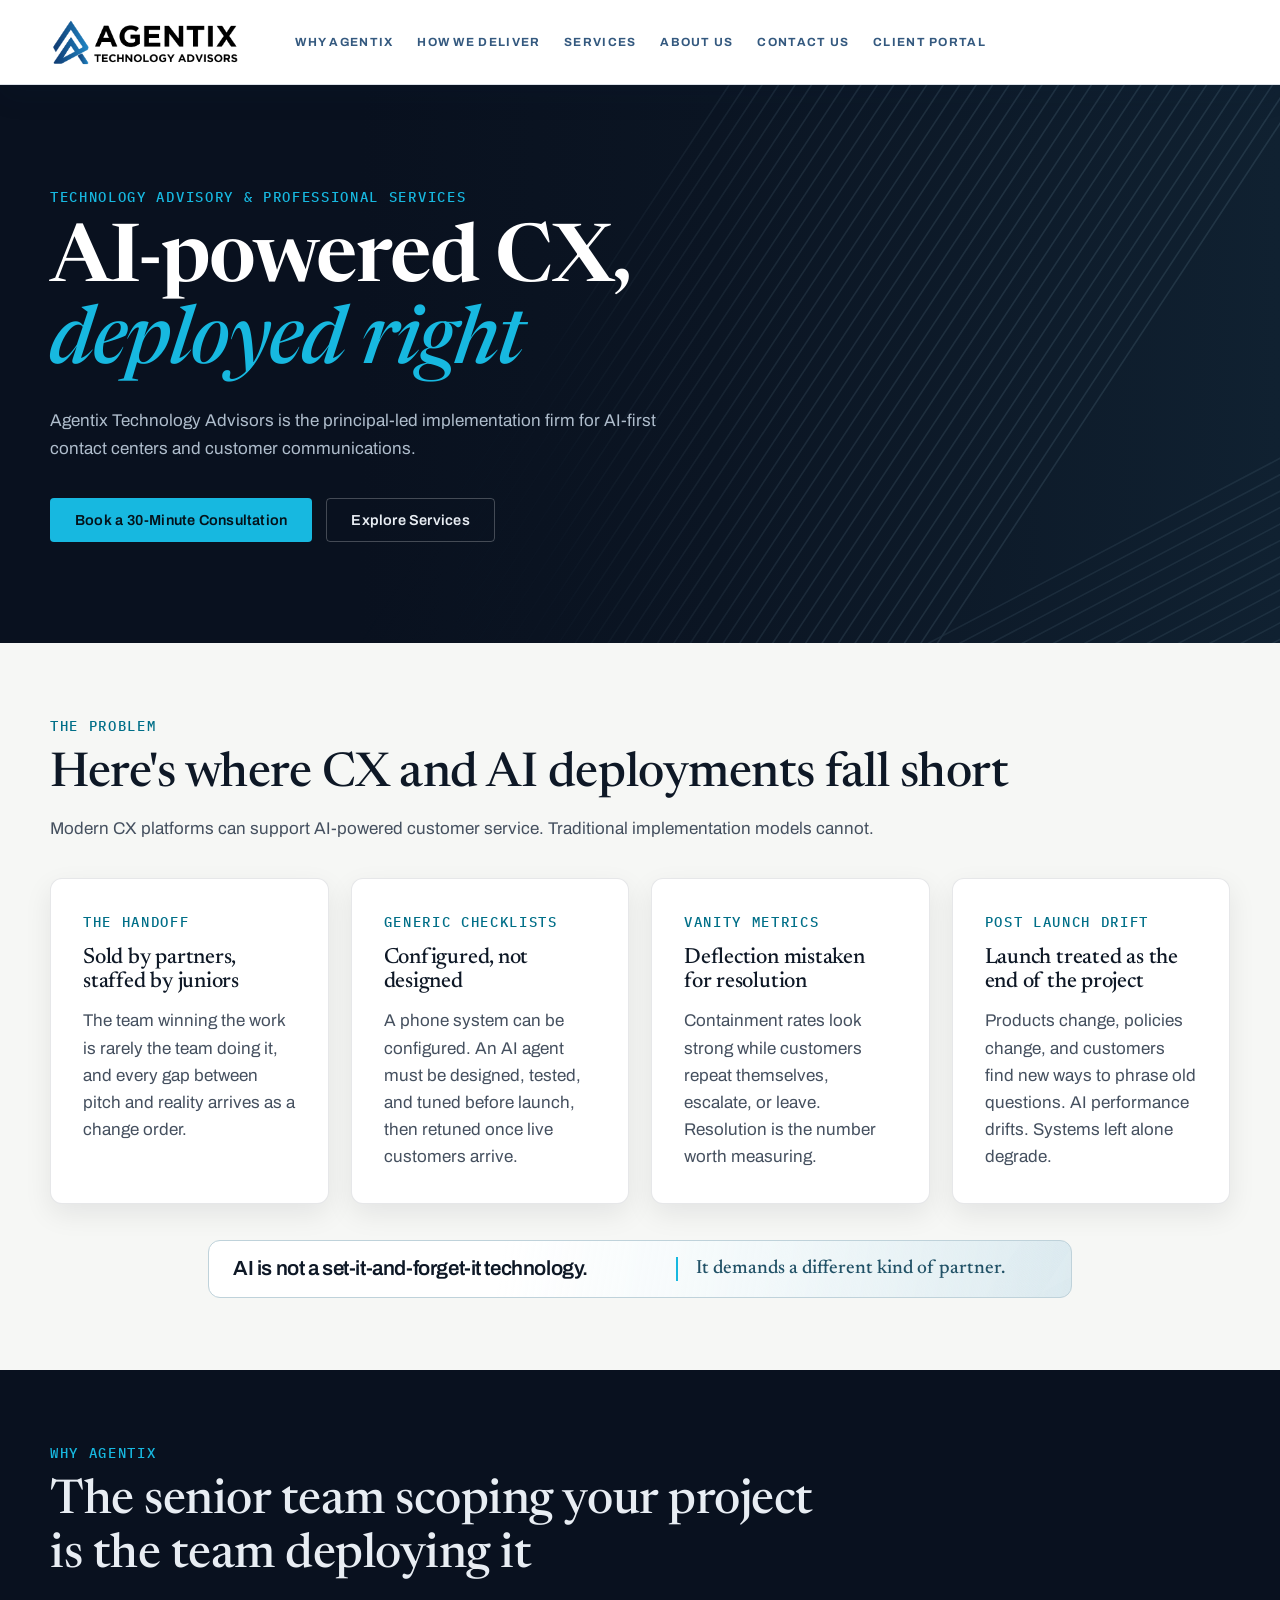
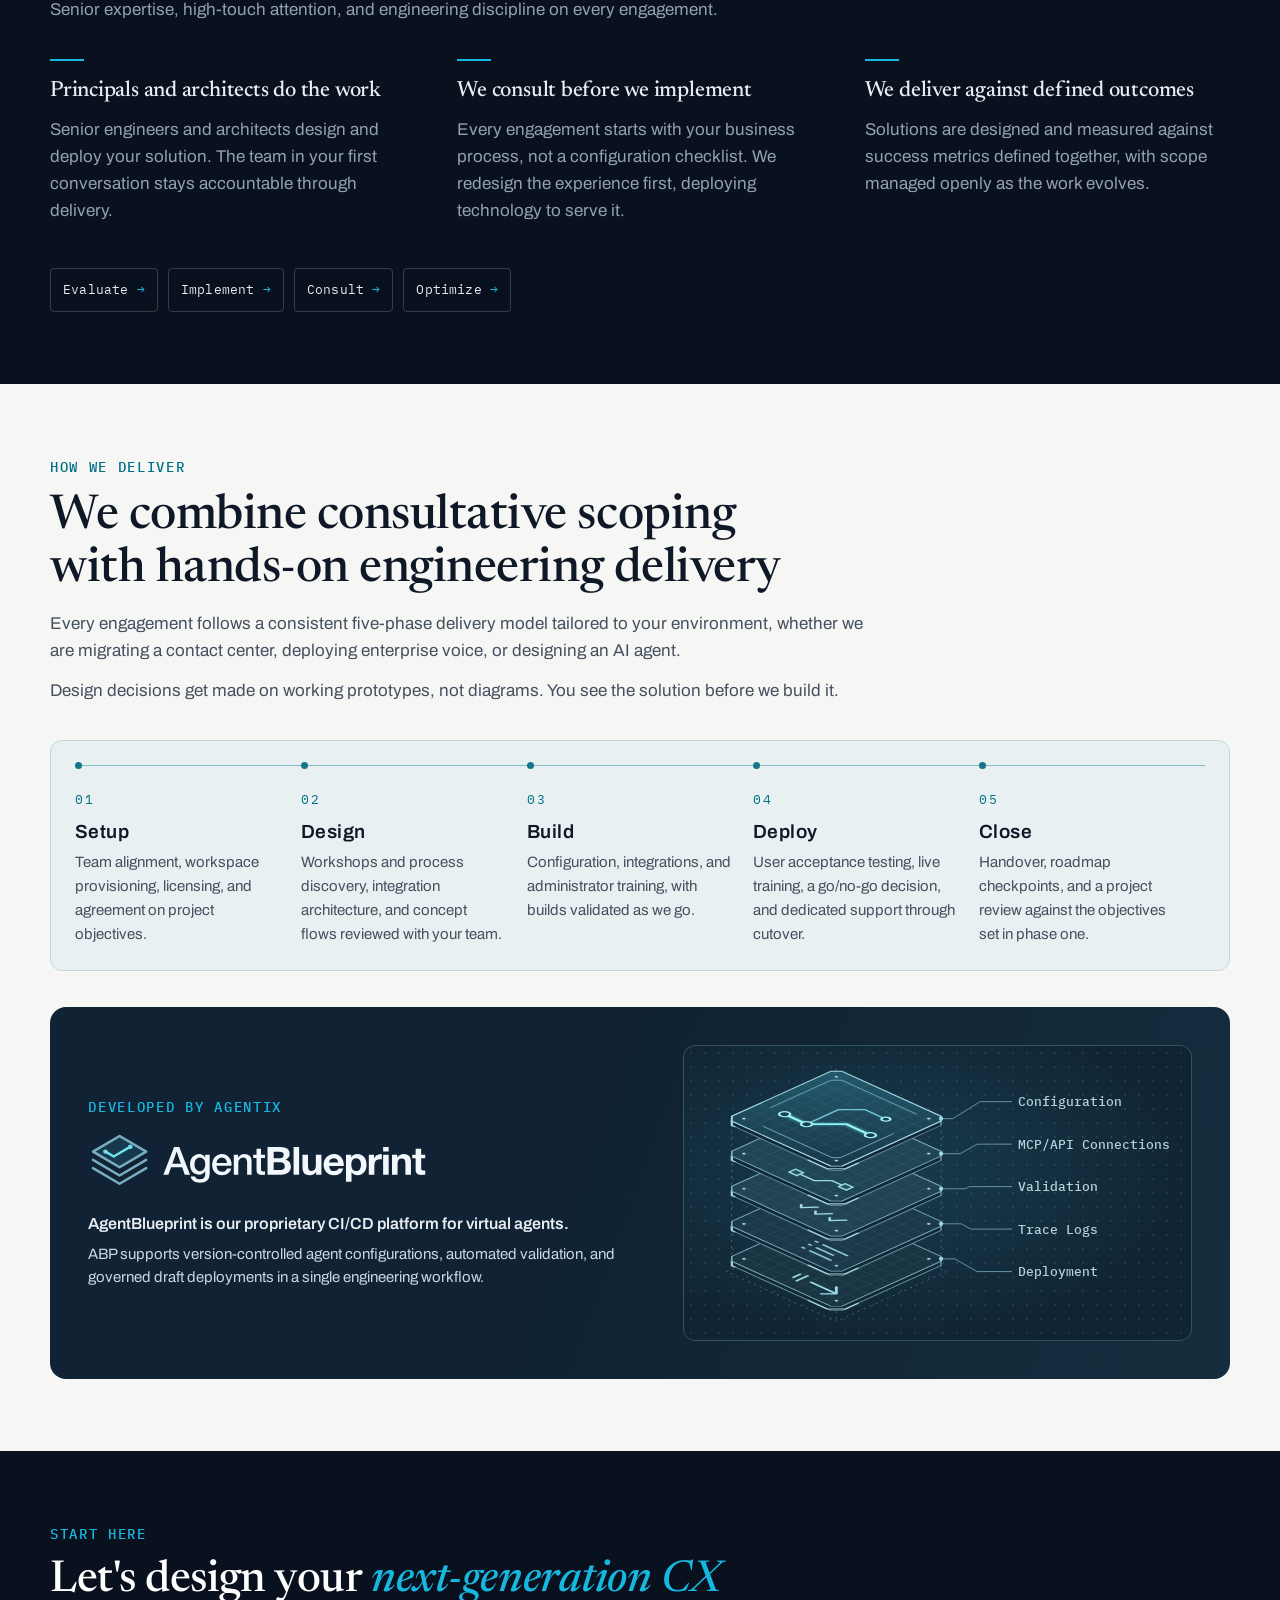
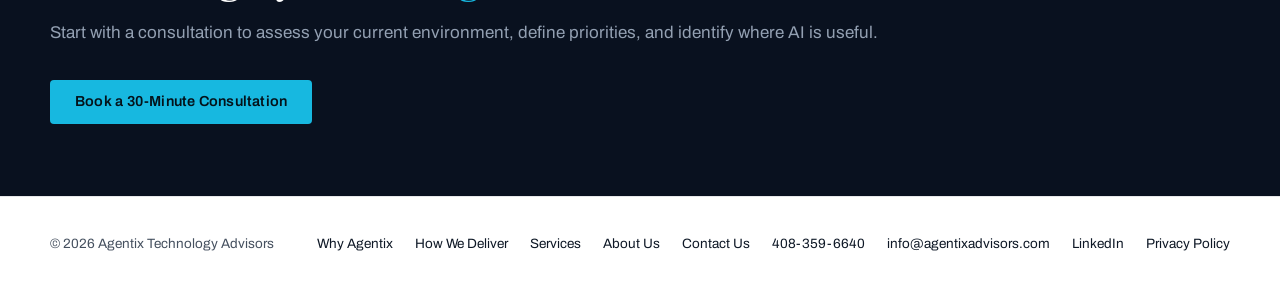
<file: index.html>
<!doctype html>
<html lang="en">

<head>
  <meta charset="UTF-8" />
  <meta name="viewport" content="width=device-width, initial-scale=1.0" />
  <title>Agentix Technology Advisors | AI-Powered CX, Deployed Right</title>
  <link rel="canonical" href="https://agentixadvisors.com/" />
  <meta name="description" content="Agentix helps enterprises design, deploy, and optimize AI-first contact centers and customer communications. Principal-led delivery, from evaluation through launch." />
  <meta name="robots" content="index, follow, max-image-preview:large" />
  <meta name="theme-color" content="#09111f" />
  <meta property="og:title" content="Agentix Technology Advisors | AI-Powered CX, Deployed Right" />
  <meta property="og:description" content="Agentix helps enterprises design, deploy, and optimize AI-first contact centers and customer communications. Principal-led delivery, from evaluation through launch." />
  <meta property="og:type" content="website" />
  <meta property="og:site_name" content="Agentix Technology Advisors" />
  <meta property="og:locale" content="en_US" />
  <meta property="og:url" content="https://agentixadvisors.com/" />
  <meta property="og:image" content="https://agentixadvisors.com/assets/images/agentix-social-card.png" />
  <meta property="og:image:width" content="1200" />
  <meta property="og:image:height" content="630" />
  <meta property="og:image:alt" content="Agentix Technology Advisors, AI-powered CX, deployed right" />
  <meta name="twitter:card" content="summary_large_image" />
  <meta name="twitter:title" content="Agentix Technology Advisors | AI-Powered CX, Deployed Right" />
  <meta name="twitter:description" content="Agentix helps enterprises design, deploy, and optimize AI-first contact centers and customer communications. Principal-led delivery, from evaluation through launch." />
  <meta name="twitter:image" content="https://agentixadvisors.com/assets/images/agentix-social-card.png" />
  <meta name="twitter:image:alt" content="Agentix Technology Advisors, AI-powered CX, deployed right" />
  <link rel="preconnect" href="https://fonts.googleapis.com" />
  <link rel="preconnect" href="https://fonts.gstatic.com" crossorigin />
  <link href="https://fonts.googleapis.com/css2?family=Newsreader:opsz,wght@6..72,400;6..72,500;6..72,600&family=Archivo:wght@400;500;600;700&family=IBM+Plex+Mono:wght@400;500&display=swap" rel="stylesheet" />
  <link href="https://fonts.googleapis.com/css2?family=Newsreader:ital,opsz,wght@1,6..72,500&amp;display=swap&amp;text=deployed%20right" rel="stylesheet" />
  <link rel="icon" type="image/png" href="/assets/images/agentix_icon_32x32.png" />
  <link rel="apple-touch-icon" href="/assets/images/agentix_icon_32x32.png" />
  <link rel="stylesheet" href="/assets/css/styles.css?v=20261125j" />
  <script async src="https://www.googletagmanager.com/gtag/js?id=G-2LFK4Y2G4D"></script>
  <script>
    window.dataLayer = window.dataLayer || [];
    function gtag() { dataLayer.push(arguments); }
    gtag("js", new Date());
    gtag("config", "G-2LFK4Y2G4D");
  </script>
  <script type="application/ld+json">
    {
      "@context": "https://schema.org",
      "@type": "Organization",
      "legalName": "Agentix Technology Advisors",
      "name": "Agentix Technology Advisors",
      "url": "https://agentixadvisors.com/",
      "logo": "https://agentixadvisors.com/assets/images/agentix_logo_fullres.png",
      "email": "info@agentixadvisors.com",
      "telephone": "+1-408-359-6640",
      "address": {
        "@type": "PostalAddress",
        "addressRegion": "CA",
        "addressCountry": "US"
      },
      "sameAs": [
        "https://www.linkedin.com/company/agentixadvisors/"
      ]
    }
  </script>
</head>

<body class="home-page">
  <a class="skip-link" href="#main-content">Skip to content</a>

  <div class="page-shell">
    <header class="site-header">
      <div class="container site-header__inner">
        <a class="brand-mark brand-mark--full" href="/" aria-label="Agentix Technology Advisors home">
          <img class="brand-mark__logo brand-mark__logo--full" src="/assets/images/agentix_logo_fullres.png" alt="Agentix Technology Advisors logo" />
        </a>

        <button class="nav-toggle" type="button" aria-expanded="false" aria-controls="site-nav" aria-label="Open navigation">
          <span></span>
          <span></span>
        </button>

        <nav class="site-nav" id="site-nav" aria-label="Primary">
          <a href="/#difference">Why Agentix</a>
          <a href="/#method">How We Deliver</a>
          <a href="/services/">Services</a>
          <a href="/about/">About Us</a>
          <a href="/contact/">Contact Us</a>
          <a href="/client-portal.html">Client Portal</a>
        </nav>
        <a class="header-booking" href="https://scheduler.zoom.us/agentix/30-min-meeting-with-agentix-team" target="_blank" rel="noopener">Book a Consultation</a>
      </div>
    </header>

    <main id="main-content">
      <section class="hero-section">
        <div class="container">
          <div class="hero-grid">
            <div class="hero-copy reveal-up">
              <span class="section-tag">Technology advisory &amp; professional services</span>
              <h1>AI-powered CX,<br /><span class="hero-alt">deployed right</span></h1>
              <p class="hero-sub">
                Agentix Technology Advisors is the principal-led implementation firm for AI-first contact centers and customer communications.
              </p>
              <div class="hero-actions">
                <a class="button button--primary button--booking" href="https://scheduler.zoom.us/agentix/30-min-meeting-with-agentix-team" target="_blank" rel="noopener">Book a 30-Minute Consultation</a>
                <a class="button button--secondary" href="/services/">Explore Services</a>
              </div>
            </div>
          </div>
        </div>
      </section>

      <section class="section" id="problem">
        <div class="container">
          <div class="section-head reveal-up">
            <span class="section-tag">The problem</span>
            <h2>Here's where CX and AI deployments fall short</h2>
            <p>
              Modern CX platforms can support AI-powered customer service. Traditional implementation models cannot.
            </p>
          </div>

          <div class="problem-grid">
            <article class="problem-card">
              <span class="section-tag">The handoff</span>
              <h3>Sold by partners, staffed by juniors</h3>
              <p>The team winning the work is rarely the team doing it, and every gap between pitch and reality arrives as a change order.</p>
            </article>
            <article class="problem-card">
              <span class="section-tag">GENERIC CHECKLISTS</span>
              <h3>Configured, not designed</h3>
              <p>A phone system can be configured. An AI agent must be designed, tested, and tuned before launch, then retuned once live customers arrive.</p>
            </article>
            <article class="problem-card">
              <span class="section-tag">Vanity metrics</span>
              <h3>Deflection mistaken for resolution</h3>
              <p>Containment rates look strong while customers repeat themselves, escalate, or leave. Resolution is the number worth measuring.</p>
            </article>
            <article class="problem-card">
              <span class="section-tag">Post launch drift</span>
              <h3>Launch treated as the end of the project</h3>
              <p>Products change, policies change, and customers find new ways to phrase old questions. AI performance drifts. Systems left alone degrade.</p>
            </article>
          </div>

          <p class="delivery-principle" id="delivery-principle"><strong>AI is not a <span class="keep-together">set-it-and-forget-it</span> technology.</strong> <span class="delivery-principle__close">It demands a different kind of partner.</span></p>
        </div>
      </section>

      <section class="section section--dark" id="difference">
        <div class="container">
          <div class="section-head reveal-up">
            <span class="section-tag">Why Agentix</span>
            <h2>The senior team scoping <span class="keep-together">your project</span> <span class="heading-clause">is the team <span class="keep-together">deploying it</span></span></h2>
            <p>Senior expertise, high-touch attention, and engineering discipline on every engagement.</p>
          </div>

          <div class="why-grid">
            <article class="why-card reveal-up">
              <h3>Principals and architects do the work</h3>
              <p>Senior engineers and architects design and deploy your solution. The team in your first conversation stays accountable through delivery.</p>
            </article>
            <article class="why-card reveal-up">
              <h3>We consult before we implement</h3>
              <p>Every engagement starts with your business process, not a configuration checklist. We redesign the experience first, deploying technology to serve it.</p>
            </article>
            <article class="why-card reveal-up">
              <h3>We deliver against defined outcomes</h3>
              <p>Solutions are designed and measured against success metrics defined together, with scope managed openly as the work evolves.</p>
            </article>
          </div>

          <div class="service-links reveal-up" aria-label="Core service areas">
            <a class="service-link" href="/services/#evaluate">Evaluate</a>
            <a class="service-link" href="/services/#implement">Implement</a>
            <a class="service-link" href="/services/#advise">Consult</a>
            <a class="service-link" href="/services/#optimize">Optimize</a>
          </div>
        </div>
      </section>

      <section class="section" id="method">
        <div class="container">
          <div class="section-head method-intro reveal-up">
            <span class="section-tag">How we deliver</span>
            <h2>We combine consultative scoping <span class="heading-clause">with <span class="keep-together">hands-on</span> engineering delivery</span></h2>
            <p>Every engagement follows a consistent five-phase delivery model tailored to your environment, whether we are migrating a contact center, deploying enterprise voice, or designing an AI agent.</p>
            <p>Design decisions get made on working prototypes, not diagrams. You see the solution before we build it.</p>
          </div>

          <ol class="phase-grid" role="list">
            <li class="phase-card">
              <span class="phase-card__index" aria-hidden="true">01</span>
              <h3>Setup</h3>
              <p>Team alignment, workspace provisioning, licensing, and agreement on project objectives.</p>
            </li>
            <li class="phase-card">
              <span class="phase-card__index" aria-hidden="true">02</span>
              <h3>Design</h3>
              <p>Workshops and process discovery, integration architecture, and concept flows reviewed with your team.</p>
            </li>
            <li class="phase-card">
              <span class="phase-card__index" aria-hidden="true">03</span>
              <h3>Build</h3>
              <p>Configuration, integrations, and administrator training, with builds validated as we go.</p>
            </li>
            <li class="phase-card">
              <span class="phase-card__index" aria-hidden="true">04</span>
              <h3>Deploy</h3>
              <p>User acceptance testing, live training, a go/no-go decision, and dedicated support through cutover.</p>
            </li>
            <li class="phase-card">
              <span class="phase-card__index" aria-hidden="true">05</span>
              <h3>Close</h3>
              <p>Handover, roadmap checkpoints, and a project review against the objectives set in phase one.</p>
            </li>
          </ol>

          <article class="blueprint-block" id="agentblueprint" aria-labelledby="agentblueprint-heading">
            <div>
              <span class="section-tag">Developed by Agentix</span>
              <h3 id="agentblueprint-heading"><img src="/assets/images/agentblueprint-reverse.svg" width="409" height="74" alt="AgentBlueprint" /></h3>
              <p class="blueprint-description"><strong>AgentBlueprint is our proprietary CI/CD platform for virtual agents.</strong> ABP supports version-controlled agent configurations, automated validation, and governed draft deployments in a single engineering workflow.</p>
            </div>
            <figure class="blueprint-drawing" aria-label="AgentBlueprint configuration workflow">
              <img src="/assets/images/agentblueprint-layers.svg?v=20261124ae" width="310" height="258" alt="" loading="lazy" decoding="async" />
              <ol class="blueprint-legend" role="list">
                <li>Configuration</li>
                <li>MCP/API Connections</li>
                <li>Validation</li>
                <li>Trace Logs</li>
                <li>Deployment</li>
              </ol>
            </figure>
          </article>
        </div>
      </section>

      <!-- SOCIAL PROOF: built but hidden. To publish: replace placeholder content with real client outcomes, then remove the hiding (uncomment / remove the hidden attribute). -->
      <section class="section" id="social-proof" hidden>
        <div class="container">
          <div class="section-head reveal-up">
            <span class="section-tag">Social proof</span>
            <h2>Trusted by teams that cannot afford a failed deployment</h2>
            <p>[Placeholder overview: add 2-3 verified outcomes or client-backed deployment wins before publishing.]</p>
          </div>

          <div class="social-proof-grid">
            <article class="social-proof-card reveal-up">
              <span class="section-tag">Outcome</span>
              <h3>[Client outcome: e.g., measurable resolution improvement after launch]</h3>
              <p>[Placeholder evidence: summarize the business impact, timeline, and scope in one concise paragraph.]</p>
            </article>
            <article class="social-proof-card reveal-up">
              <span class="section-tag">Quote</span>
              <h3>[Executive perspective on implementation quality and accountability]</h3>
              <p>[Placeholder quote: insert approved testimonial language once references are cleared for publication.]</p>
            </article>
            <article class="social-proof-card reveal-up">
              <span class="section-tag">Operational result</span>
              <h3>[Deployment reliability metric and post-launch stability]</h3>
              <p>[Placeholder metric: add validated KPI improvements and the baseline comparison when available.]</p>
            </article>
          </div>
        </div>
      </section>

      <section class="cta-section" id="cta">
        <div class="container">
          <div class="cta-inner reveal-up">
            <span class="section-tag">Start here</span>
            <h2>Let's design your <span class="hero-alt keep-together">next-generation CX</span></h2>
            <p>Start with a consultation to assess your current environment, define priorities, and identify where AI is useful.</p>
            <a class="button button--primary button--booking" href="https://scheduler.zoom.us/agentix/30-min-meeting-with-agentix-team" target="_blank" rel="noopener">Book a 30-Minute Consultation</a>
          </div>
        </div>
      </section>
    </main>

    <footer class="site-footer">
      <div class="container footer-inner">
        <span>© 2026 Agentix Technology Advisors</span>
        <div class="footer-links">
          <a href="/#difference">Why Agentix</a>
          <a href="/#method">How We Deliver</a>
          <a href="/services/">Services</a>
          <a href="/about/">About Us</a>
          <a href="/contact/">Contact Us</a>
          <a href="tel:+14083596640">408-359-6640</a>
          <a href="mailto:info@agentixadvisors.com">info@agentixadvisors.com</a>
          <a href="https://www.linkedin.com/company/agentixadvisors/" target="_blank" rel="noreferrer">LinkedIn</a>
          <a href="/privacy-policy/">Privacy Policy</a>
        </div>
      </div>
    </footer>
  </div>

  <script src="/assets/js/main.js?v=20261124m"></script>
</body>

</html>
</file>
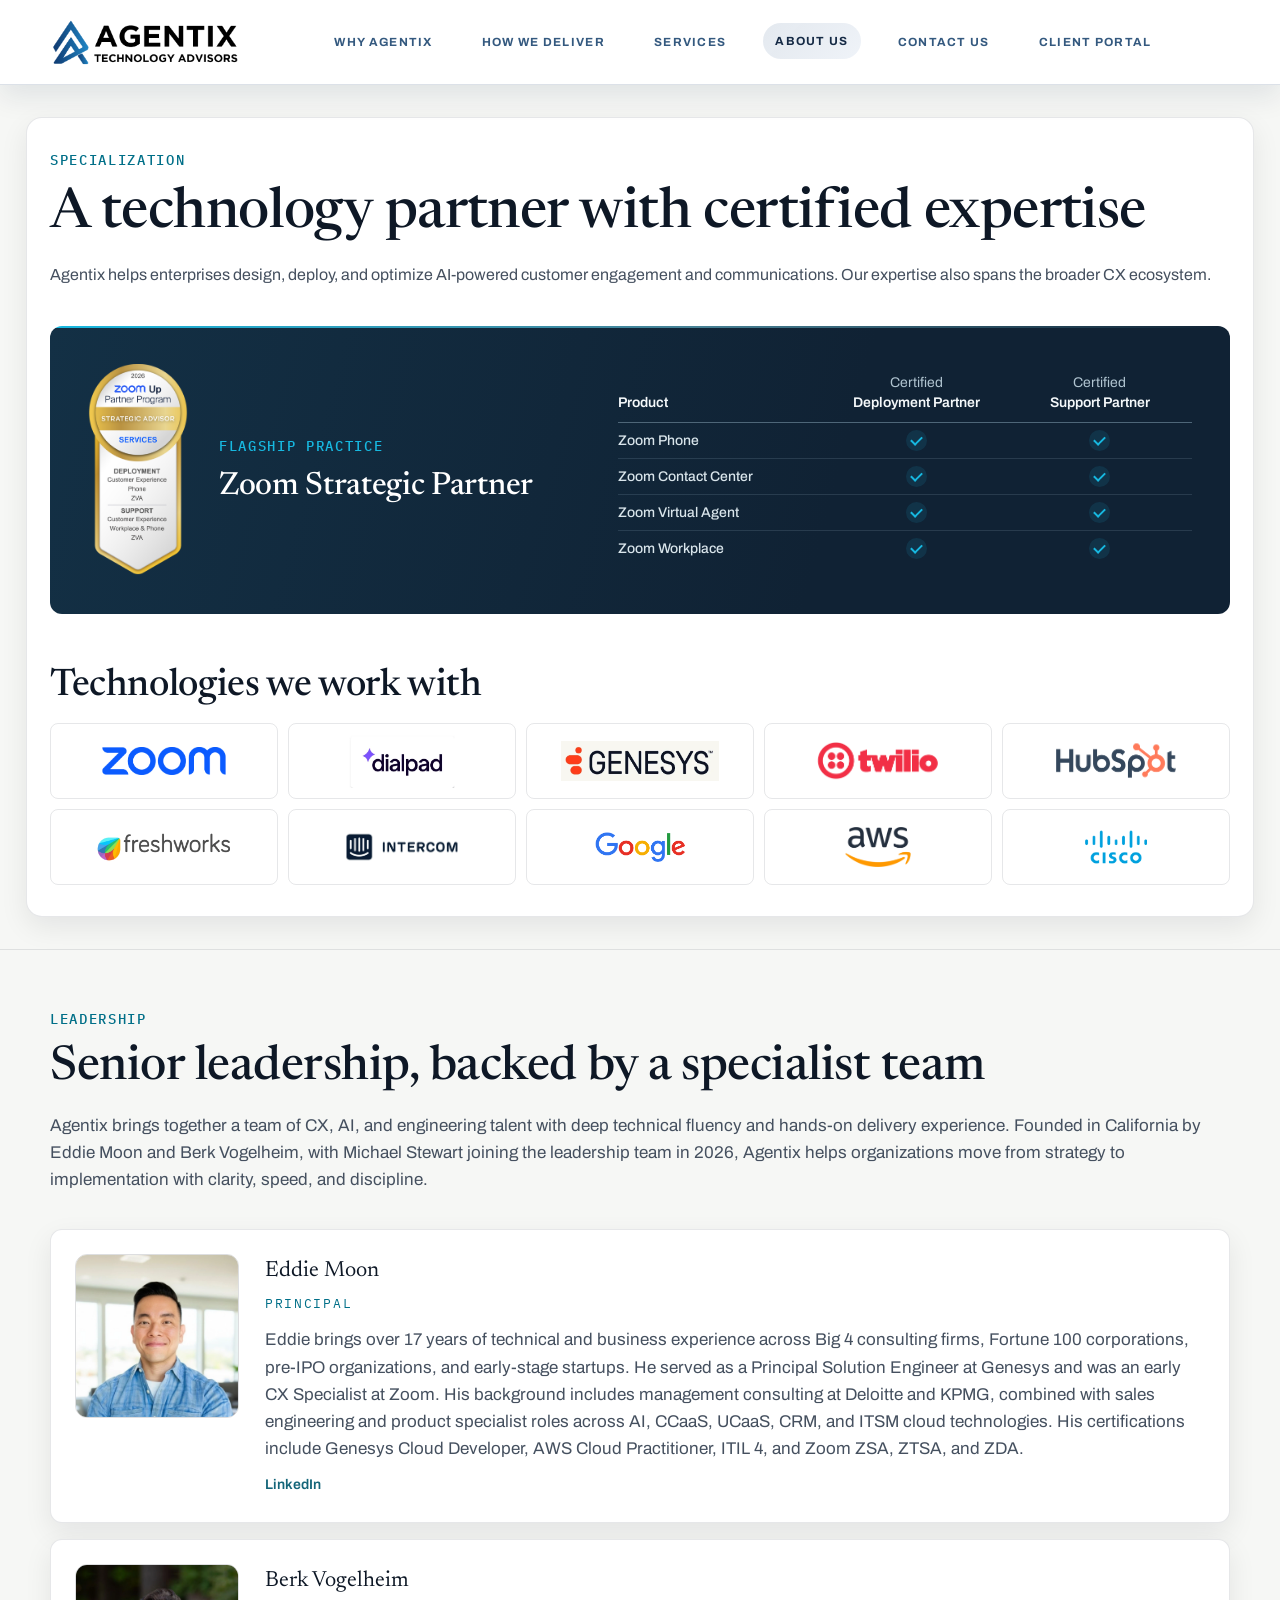
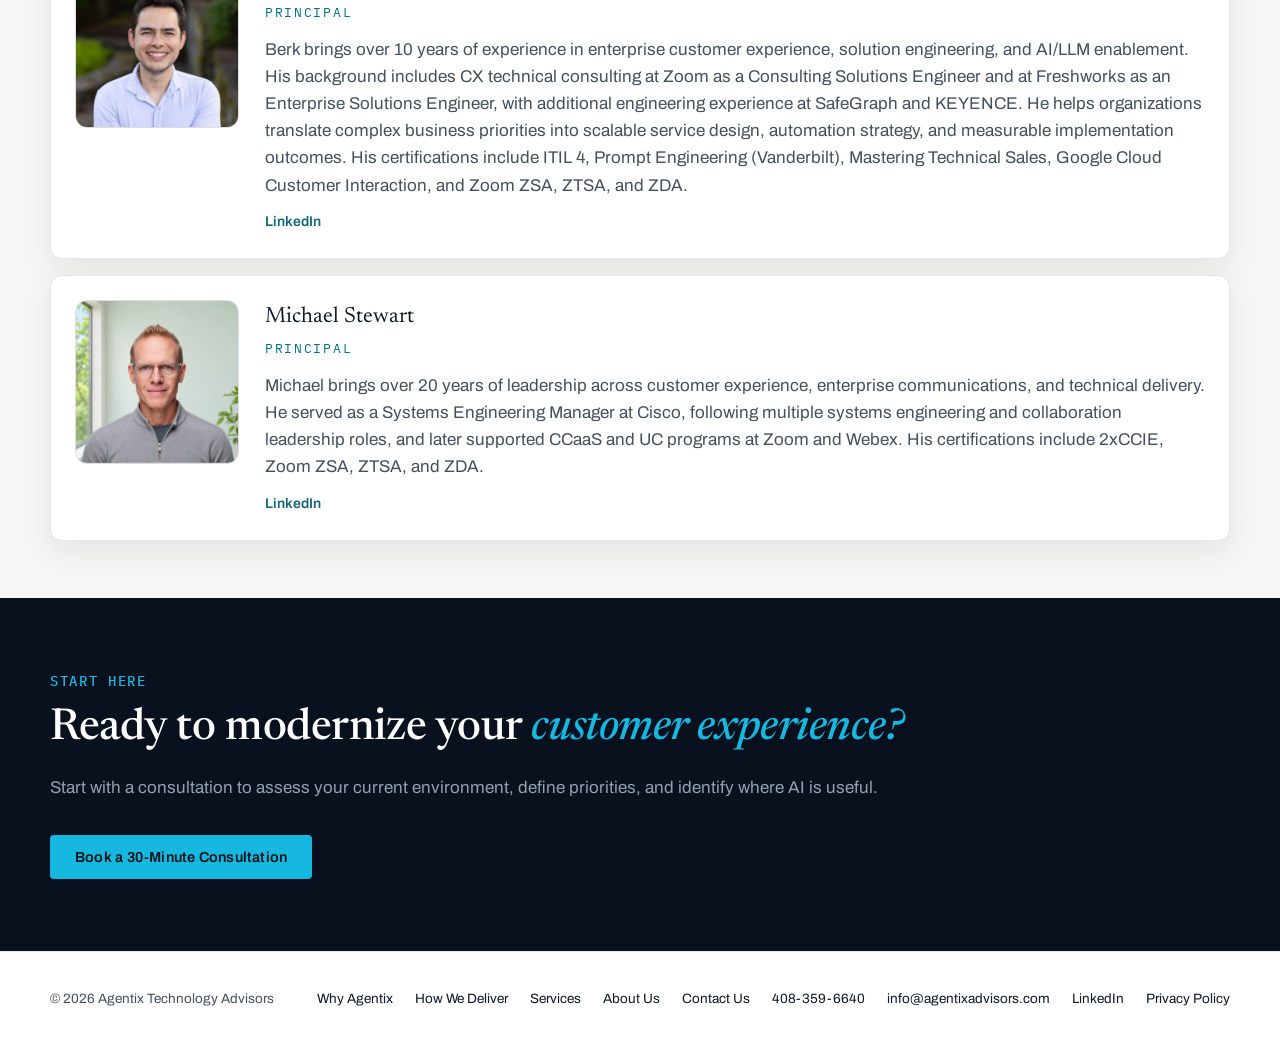
<file: about/index.html>
<!doctype html>
<html lang="en">

<head>
  <meta charset="UTF-8" />
  <meta name="viewport" content="width=device-width, initial-scale=1.0" />
  <title>About | Agentix Technology Advisors</title>
  <link rel="canonical" href="https://agentixadvisors.com/about/" />
  <meta name="description" content="Meet the Agentix leadership team and see how we deliver across a portfolio of 300+ CX, cloud, and communications technologies, with deep Zoom specialization." />
  <meta name="robots" content="index, follow, max-image-preview:large" />
  <meta property="og:title" content="About | Agentix Technology Advisors" />
  <meta property="og:description" content="Meet the Agentix leadership team and see how we deliver across a portfolio of 300+ CX, cloud, and communications technologies, with deep Zoom specialization." />
  <meta property="og:type" content="website" />
  <meta property="og:site_name" content="Agentix Technology Advisors" />
  <meta property="og:locale" content="en_US" />
  <meta property="og:url" content="https://agentixadvisors.com/about/" />
  <meta property="og:image" content="https://agentixadvisors.com/assets/images/agentix-social-card.png" />
  <meta property="og:image:width" content="1200" />
  <meta property="og:image:height" content="630" />
  <meta property="og:image:alt" content="Agentix Technology Advisors, AI-powered CX, deployed right" />
  <meta name="twitter:card" content="summary_large_image" />
  <meta name="twitter:title" content="About | Agentix Technology Advisors" />
  <meta name="twitter:description" content="Meet the Agentix leadership team and see how we deliver across a portfolio of 300+ CX, cloud, and communications technologies, with deep Zoom specialization." />
  <meta name="twitter:image" content="https://agentixadvisors.com/assets/images/agentix-social-card.png" />
  <meta name="twitter:image:alt" content="Agentix Technology Advisors, AI-powered CX, deployed right" />
  <meta name="theme-color" content="#09111f" />
  <link rel="preconnect" href="https://fonts.googleapis.com" />
  <link rel="preconnect" href="https://fonts.gstatic.com" crossorigin />
  <link href="https://fonts.googleapis.com/css2?family=Newsreader:opsz,wght@6..72,400;6..72,500;6..72,600&family=Archivo:wght@400;500;600;700&family=IBM+Plex+Mono:wght@400;500&display=swap" rel="stylesheet" />
  <link rel="icon" type="image/png" href="/assets/images/agentix_icon_32x32.png" />
  <link rel="apple-touch-icon" href="/assets/images/agentix_icon_32x32.png" />
  <link rel="stylesheet" href="/assets/css/styles.css?v=20261127" />
  <script async src="https://www.googletagmanager.com/gtag/js?id=G-2LFK4Y2G4D"></script>
  <script>
    window.dataLayer = window.dataLayer || [];
    function gtag() { dataLayer.push(arguments); }
    gtag("js", new Date());
    gtag("config", "G-2LFK4Y2G4D");
  </script>
  <script type="application/ld+json">
    {
      "@context": "https://schema.org",
      "@type": "BreadcrumbList",
      "itemListElement": [
        {
          "@type": "ListItem",
          "position": 1,
          "name": "Home",
          "item": "https://agentixadvisors.com/"
        },
        {
          "@type": "ListItem",
          "position": 2,
          "name": "About",
          "item": "https://agentixadvisors.com/about/"
        }
      ]
    }
  </script>
</head>

<body>
  <a class="skip-link" href="#main-content">Skip to content</a>

  <div class="page-shell">
    <header class="site-header">
      <div class="container site-header__inner">
        <a class="brand-mark brand-mark--full" href="/" aria-label="Agentix Technology Advisors home">
          <img class="brand-mark__logo brand-mark__logo--full" src="/assets/images/agentix_logo_fullres.png" alt="Agentix Technology Advisors logo" />
        </a>

        <button class="nav-toggle" type="button" aria-expanded="false" aria-controls="site-nav" aria-label="Open navigation">
          <span></span>
          <span></span>
        </button>

        <nav class="site-nav" id="site-nav" aria-label="Primary">
          <a href="/#difference">Why Agentix</a>
          <a href="/#method">How We Deliver</a>
          <a href="/services/">Services</a>
          <a class="is-active" href="/about/" aria-current="page">About Us</a>
          <a href="/contact/">Contact Us</a>
          <a href="/client-portal.html">Client Portal</a>
        </nav>
      </div>
    </header>

    <main id="main-content">
      <section class="about-overview" aria-labelledby="about-heading">
        <div class="container about-overview__panel">
          <div class="about-statement__lead">
            <span class="section-tag">Specialization</span>
            <h1 id="about-heading">A technology partner with certified expertise</h1>
            <p>Agentix helps enterprises design, deploy, and optimize AI-powered customer engagement and communications. Our expertise also spans the broader CX ecosystem.</p>
          </div>

          <section class="credential-band" id="credentials" aria-labelledby="credentials-heading" tabindex="-1">
            <img class="credential-badge" src="/assets/images/ZoomUpServiceBadge.png?v=20261015" width="973" height="2058" alt="2026 Zoom Up Partner Program Strategic Advisor services badge" loading="lazy" decoding="async" />
            <div class="credential-heading">
              <span class="section-tag">Flagship practice</span>
              <h2 id="credentials-heading">Zoom Strategic Partner</h2>
            </div>
            <table class="credential-coverage">
              <caption class="visually-hidden">Agentix partner certifications by Zoom product</caption>
              <thead>
                <tr>
                  <th scope="col">Product</th>
                  <th scope="col"><span class="credential-prefix">Certified</span> Deployment <span class="credential-suffix">Partner</span></th>
                  <th scope="col"><span class="credential-prefix">Certified</span> Support <span class="credential-suffix">Partner</span></th>
                </tr>
              </thead>
              <tbody>
                <tr>
                  <th scope="row">Zoom Phone</th>
                  <td><span class="credential-check" aria-hidden="true"></span><span class="visually-hidden">Certified</span></td>
                  <td><span class="credential-check" aria-hidden="true"></span><span class="visually-hidden">Certified</span></td>
                </tr>
                <tr>
                  <th scope="row">Zoom Contact Center</th>
                  <td><span class="credential-check" aria-hidden="true"></span><span class="visually-hidden">Certified</span></td>
                  <td><span class="credential-check" aria-hidden="true"></span><span class="visually-hidden">Certified</span></td>
                </tr>
                <tr>
                  <th scope="row">Zoom Virtual Agent</th>
                  <td><span class="credential-check" aria-hidden="true"></span><span class="visually-hidden">Certified</span></td>
                  <td><span class="credential-check" aria-hidden="true"></span><span class="visually-hidden">Certified</span></td>
                </tr>
                <tr>
                  <th scope="row">Zoom Workplace</th>
                  <td><span class="credential-check" aria-hidden="true"></span><span class="visually-hidden">Certified</span></td>
                  <td><span class="credential-check" aria-hidden="true"></span><span class="visually-hidden">Certified</span></td>
                </tr>
              </tbody>
            </table>
          </section>

          <section class="about-tech-stack" aria-label="Technologies we work with">
            <h2>Technologies we work with</h2>
            <div class="about-tech-logos">
              <figure class="about-tech-logo"><img class="about-tech-logo__img--zoom" src="/assets/images/zoom.webp" alt="Zoom logo" loading="lazy" decoding="async" /></figure>
              <figure class="about-tech-logo"><img class="about-tech-logo__img--dialpad" src="/assets/images/dialpad.webp" alt="Dialpad logo" loading="lazy" decoding="async" /></figure>
              <figure class="about-tech-logo"><img src="/assets/images/genesys.webp" alt="Genesys logo" loading="lazy" decoding="async" /></figure>
              <figure class="about-tech-logo"><img src="/assets/images/twilio.webp" alt="Twilio logo" loading="lazy" decoding="async" /></figure>
              <figure class="about-tech-logo"><img class="about-tech-logo__img--hubspot" src="/assets/images/hubspot.webp" alt="HubSpot logo" loading="lazy" decoding="async" /></figure>
              <figure class="about-tech-logo"><img src="/assets/images/freshworks.webp" alt="Freshworks logo" loading="lazy" decoding="async" /></figure>
              <figure class="about-tech-logo"><img class="about-tech-logo__img--intercom" src="/assets/images/intercom.webp" alt="Intercom logo" loading="lazy" decoding="async" /></figure>
              <figure class="about-tech-logo"><img src="/assets/images/google.webp" alt="Google logo" loading="lazy" decoding="async" /></figure>
              <figure class="about-tech-logo"><img src="/assets/images/aws.webp" alt="AWS logo" loading="lazy" decoding="async" /></figure>
              <figure class="about-tech-logo"><img class="about-tech-logo__img--cisco" src="/assets/images/cisco.webp" alt="Cisco logo" loading="lazy" decoding="async" /></figure>
            </div>
          </section>
        </div>
      </section>

      <section class="about-leadership" aria-labelledby="leadership-heading">
        <div class="container">
          <div class="section-head">
            <span class="section-tag">Leadership</span>
            <h2 id="leadership-heading">Senior leadership, backed by a specialist team</h2>
            <p>Agentix brings together a team of CX, AI, and engineering talent with deep technical fluency and hands-on delivery experience. Founded in California by Eddie Moon and Berk Vogelheim, with Michael Stewart joining the leadership team in 2026, Agentix helps organizations move from strategy to implementation with clarity, speed, and discipline.</p>
          </div>

          <div class="leader-grid">
            <article class="leader-card">
              <img class="leader-card__photo" src="/assets/images/eddie-retouched.webp" alt="Portrait of Eddie Moon" loading="lazy" decoding="async" />
              <div>
                <p class="leader-card__name">Eddie Moon</p>
                <span class="leader-card__title">Principal</span>
                <p class="leader-card__bio">Eddie brings over 17 years of technical and business experience across Big 4 consulting firms, Fortune 100 corporations, pre-IPO organizations, and early-stage startups. He served as a Principal Solution Engineer at Genesys and was an early CX Specialist at Zoom. His background includes management consulting at Deloitte and KPMG, combined with sales engineering and product specialist roles across AI, CCaaS, UCaaS, CRM, and ITSM cloud technologies. His certifications include Genesys Cloud Developer, AWS Cloud Practitioner, ITIL 4, and Zoom ZSA, ZTSA, and ZDA.</p>
                <a class="leader-card__link" href="https://www.linkedin.com/in/eddiemoon/" target="_blank" rel="noreferrer">LinkedIn</a>
              </div>
            </article>

            <article class="leader-card">
              <img class="leader-card__photo" src="/assets/images/berk-centered.webp?v=closer" alt="Portrait of Berk Vogelheim" loading="lazy" decoding="async" />
              <div>
                <p class="leader-card__name">Berk Vogelheim</p>
                <span class="leader-card__title">Principal</span>
                <p class="leader-card__bio">Berk brings over 10 years of experience in enterprise customer experience, solution engineering, and AI/LLM enablement. His background includes CX technical consulting at Zoom as a Consulting Solutions Engineer and at Freshworks as an Enterprise Solutions Engineer, with additional engineering experience at SafeGraph and KEYENCE. He helps organizations translate complex business priorities into scalable service design, automation strategy, and measurable implementation outcomes. His certifications include ITIL 4, Prompt Engineering (Vanderbilt), Mastering Technical Sales, Google Cloud Customer Interaction, and Zoom ZSA, ZTSA, and ZDA.</p>
                <a class="leader-card__link" href="https://www.linkedin.com/in/berkeleyvogelheim/" target="_blank" rel="noreferrer">LinkedIn</a>
              </div>
            </article>

            <article class="leader-card">
              <img class="leader-card__photo" src="/assets/images/michael-centered.webp?v=daylight" alt="Portrait of Michael Stewart" loading="lazy" decoding="async" />
              <div>
                <p class="leader-card__name">Michael Stewart</p>
                <span class="leader-card__title">Principal</span>
                <p class="leader-card__bio">Michael brings over 20 years of leadership across customer experience, enterprise communications, and technical delivery. He served as a Systems Engineering Manager at Cisco, following multiple systems engineering and collaboration leadership roles, and later supported CCaaS and UC programs at Zoom and Webex. His certifications include 2xCCIE, Zoom ZSA, ZTSA, and ZDA.</p>
                <a class="leader-card__link" href="https://www.linkedin.com/in/mstewart350/" target="_blank" rel="noreferrer">LinkedIn</a>
              </div>
            </article>
          </div>
        </div>
      </section>

      <section class="cta-section" id="cta">
        <div class="container">
          <div class="cta-inner reveal-up">
            <span class="section-tag">Start here</span>
            <h2>Ready to modernize your <span class="hero-alt">customer experience?</span></h2>
            <p>Start with a consultation to assess your current environment, define priorities, and identify where AI is useful.</p>
            <a class="button button--primary button--booking" href="https://scheduler.zoom.us/agentix/30-min-meeting-with-agentix-team" target="_blank" rel="noopener">Book a 30-Minute Consultation</a>
          </div>
        </div>
      </section>
    </main>

    <footer class="site-footer">
      <div class="container footer-inner">
        <span>© 2026 Agentix Technology Advisors</span>
        <div class="footer-links">
          <a href="/#difference">Why Agentix</a>
          <a href="/#method">How We Deliver</a>
          <a href="/services/">Services</a>
          <a href="/about/">About Us</a>
          <a href="/contact/">Contact Us</a>
          <a href="tel:+14083596640">408-359-6640</a>
          <a href="mailto:info@agentixadvisors.com">info@agentixadvisors.com</a>
          <a href="https://www.linkedin.com/company/agentixadvisors/" target="_blank" rel="noreferrer">LinkedIn</a>
          <a href="/privacy-policy/">Privacy Policy</a>
        </div>
      </div>
    </footer>
  </div>

  <script src="/assets/js/main.js?v=20261124m"></script>
</body>

</html>
</file>
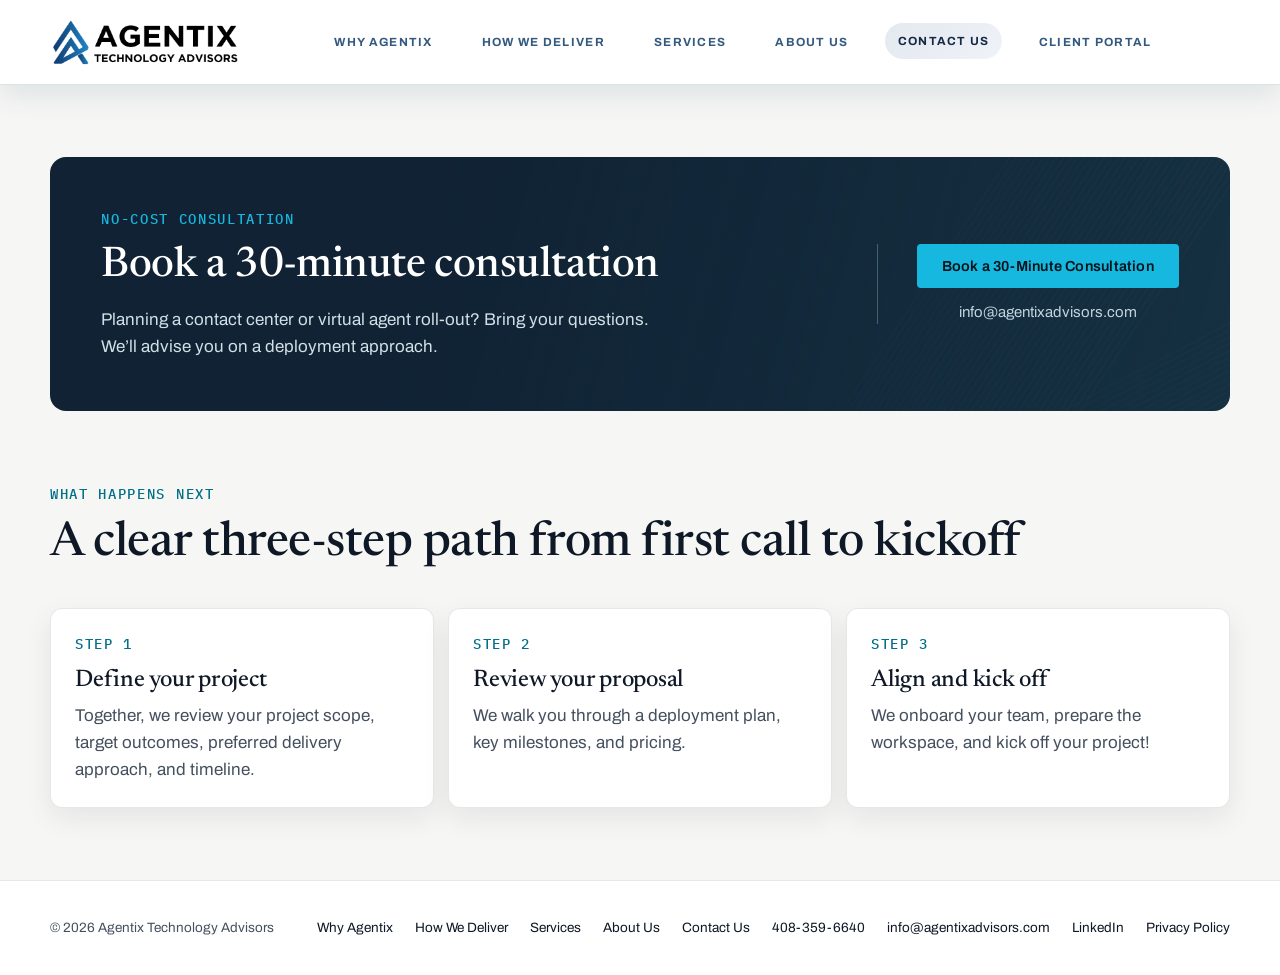
<file: contact/index.html>
<!doctype html>
<html lang="en">

<head>
  <meta charset="UTF-8" />
  <meta name="viewport" content="width=device-width, initial-scale=1.0" />
  <title>Contact | Agentix Technology Advisors</title>
  <link rel="canonical" href="https://agentixadvisors.com/contact/" />
  <meta name="description" content="Book a free 30-minute consultation with Agentix. Discuss your contact center rollout or call routing, explore your options, and choose a practical next step." />
  <meta name="robots" content="index, follow, max-image-preview:large" />
  <meta property="og:title" content="Contact | Agentix Technology Advisors" />
  <meta property="og:description" content="Book a free 30-minute consultation with Agentix. Discuss your contact center rollout or call routing, explore your options, and choose a practical next step." />
  <meta property="og:type" content="website" />
  <meta property="og:site_name" content="Agentix Technology Advisors" />
  <meta property="og:locale" content="en_US" />
  <meta property="og:url" content="https://agentixadvisors.com/contact/" />
  <meta property="og:image" content="https://agentixadvisors.com/assets/images/agentix-social-card.png" />
  <meta property="og:image:width" content="1200" />
  <meta property="og:image:height" content="630" />
  <meta property="og:image:alt" content="Agentix Technology Advisors, AI-powered CX, deployed right" />
  <meta name="twitter:card" content="summary_large_image" />
  <meta name="twitter:title" content="Contact | Agentix Technology Advisors" />
  <meta name="twitter:description" content="Book a free 30-minute consultation with Agentix. Discuss your contact center rollout or call routing, explore your options, and choose a practical next step." />
  <meta name="twitter:image" content="https://agentixadvisors.com/assets/images/agentix-social-card.png" />
  <meta name="twitter:image:alt" content="Agentix Technology Advisors, AI-powered CX, deployed right" />
  <meta name="theme-color" content="#09111f" />
  <link rel="preconnect" href="https://fonts.googleapis.com" />
  <link rel="preconnect" href="https://fonts.gstatic.com" crossorigin />
  <link href="https://fonts.googleapis.com/css2?family=Newsreader:opsz,wght@6..72,400;6..72,500;6..72,600&family=Archivo:wght@400;500;600;700&family=IBM+Plex+Mono:wght@400;500&display=swap" rel="stylesheet" />
  <link rel="icon" type="image/png" href="/assets/images/agentix_icon_32x32.png" />
  <link rel="apple-touch-icon" href="/assets/images/agentix_icon_32x32.png" />
  <link rel="stylesheet" href="/assets/css/styles.css?v=20261125e" />
  <script async src="https://www.googletagmanager.com/gtag/js?id=G-2LFK4Y2G4D"></script>
  <script>
    window.dataLayer = window.dataLayer || [];
    function gtag() { dataLayer.push(arguments); }
    gtag("js", new Date());
    gtag("config", "G-2LFK4Y2G4D");
  </script>
  <script type="application/ld+json">
    {
      "@context": "https://schema.org",
      "@type": "BreadcrumbList",
      "itemListElement": [
        {
          "@type": "ListItem",
          "position": 1,
          "name": "Home",
          "item": "https://agentixadvisors.com/"
        },
        {
          "@type": "ListItem",
          "position": 2,
          "name": "Contact",
          "item": "https://agentixadvisors.com/contact/"
        }
      ]
    }
  </script>
</head>

<body class="contact-page">
  <a class="skip-link" href="#main-content">Skip to content</a>

  <div class="page-shell">
    <header class="site-header">
      <div class="container site-header__inner">
        <a class="brand-mark brand-mark--full" href="/" aria-label="Agentix Technology Advisors home">
          <img class="brand-mark__logo brand-mark__logo--full" src="/assets/images/agentix_logo_fullres.png" alt="Agentix Technology Advisors logo" />
        </a>

        <button class="nav-toggle" type="button" aria-expanded="false" aria-controls="site-nav" aria-label="Open navigation">
          <span></span>
          <span></span>
        </button>

        <nav class="site-nav" id="site-nav" aria-label="Primary">
          <a href="/#difference">Why Agentix</a>
          <a href="/#method">How We Deliver</a>
          <a href="/services/">Services</a>
          <a href="/about/">About Us</a>
          <a class="is-active" href="/contact/" aria-current="page">Contact Us</a>
          <a href="/client-portal.html">Client Portal</a>
        </nav>
      </div>
    </header>

    <main id="main-content">
      <section class="section">
        <div class="container reveal-up">
          <div class="contact-copy">
            <div class="contact-intro__text">
              <span class="section-tag">No-cost consultation</span>
              <h1>Book a <span class="keep-together">30-minute</span> consultation</h1>
              <p>Planning a contact center or virtual agent roll-out? Bring your questions. We’ll advise you on a deployment approach.</p>
            </div>
            <div class="contact-actions">
              <a class="button button--primary button--booking" href="https://scheduler.zoom.us/agentix/30-min-meeting-with-agentix-team" target="_blank" rel="noopener">Book a 30-Minute Consultation</a>
              <address>info@agentixadvisors.com</address>
            </div>
          </div>
        </div>
      </section>

      <section class="section section--contact-next">
        <div class="container">
          <div class="section-head reveal-up">
            <span class="section-tag">What happens next</span>
            <h2>A clear three-step path from first call to kickoff</h2>
          </div>

          <div class="next-step-grid">
            <article class="next-step reveal-up">
              <span class="section-tag">Step 1</span>
              <h3>Define your project</h3>
              <p>Together, we review your project scope, target outcomes, preferred delivery approach, and timeline.</p>
            </article>
            <article class="next-step reveal-up">
              <span class="section-tag">Step 2</span>
              <h3>Review your proposal</h3>
              <p>We walk you through a deployment plan, key milestones, and pricing.</p>
            </article>
            <article class="next-step reveal-up">
              <span class="section-tag">Step 3</span>
              <h3>Align and kick off</h3>
              <p>We onboard your team, prepare the workspace, and kick off your project!</p>
            </article>
          </div>
        </div>
      </section>
    </main>

    <footer class="site-footer">
      <div class="container footer-inner">
        <span>© 2026 Agentix Technology Advisors</span>
        <div class="footer-links">
          <a href="/#difference">Why Agentix</a>
          <a href="/#method">How We Deliver</a>
          <a href="/services/">Services</a>
          <a href="/about/">About Us</a>
          <a href="/contact/">Contact Us</a>
          <a href="tel:+14083596640">408-359-6640</a>
          <a href="mailto:info@agentixadvisors.com">info@agentixadvisors.com</a>
          <a href="https://www.linkedin.com/company/agentixadvisors/" target="_blank" rel="noreferrer">LinkedIn</a>
          <a href="/privacy-policy/">Privacy Policy</a>
        </div>
      </div>
    </footer>
  </div>

  <script src="/assets/js/main.js?v=20261124m"></script>
</body>

</html>
</file>
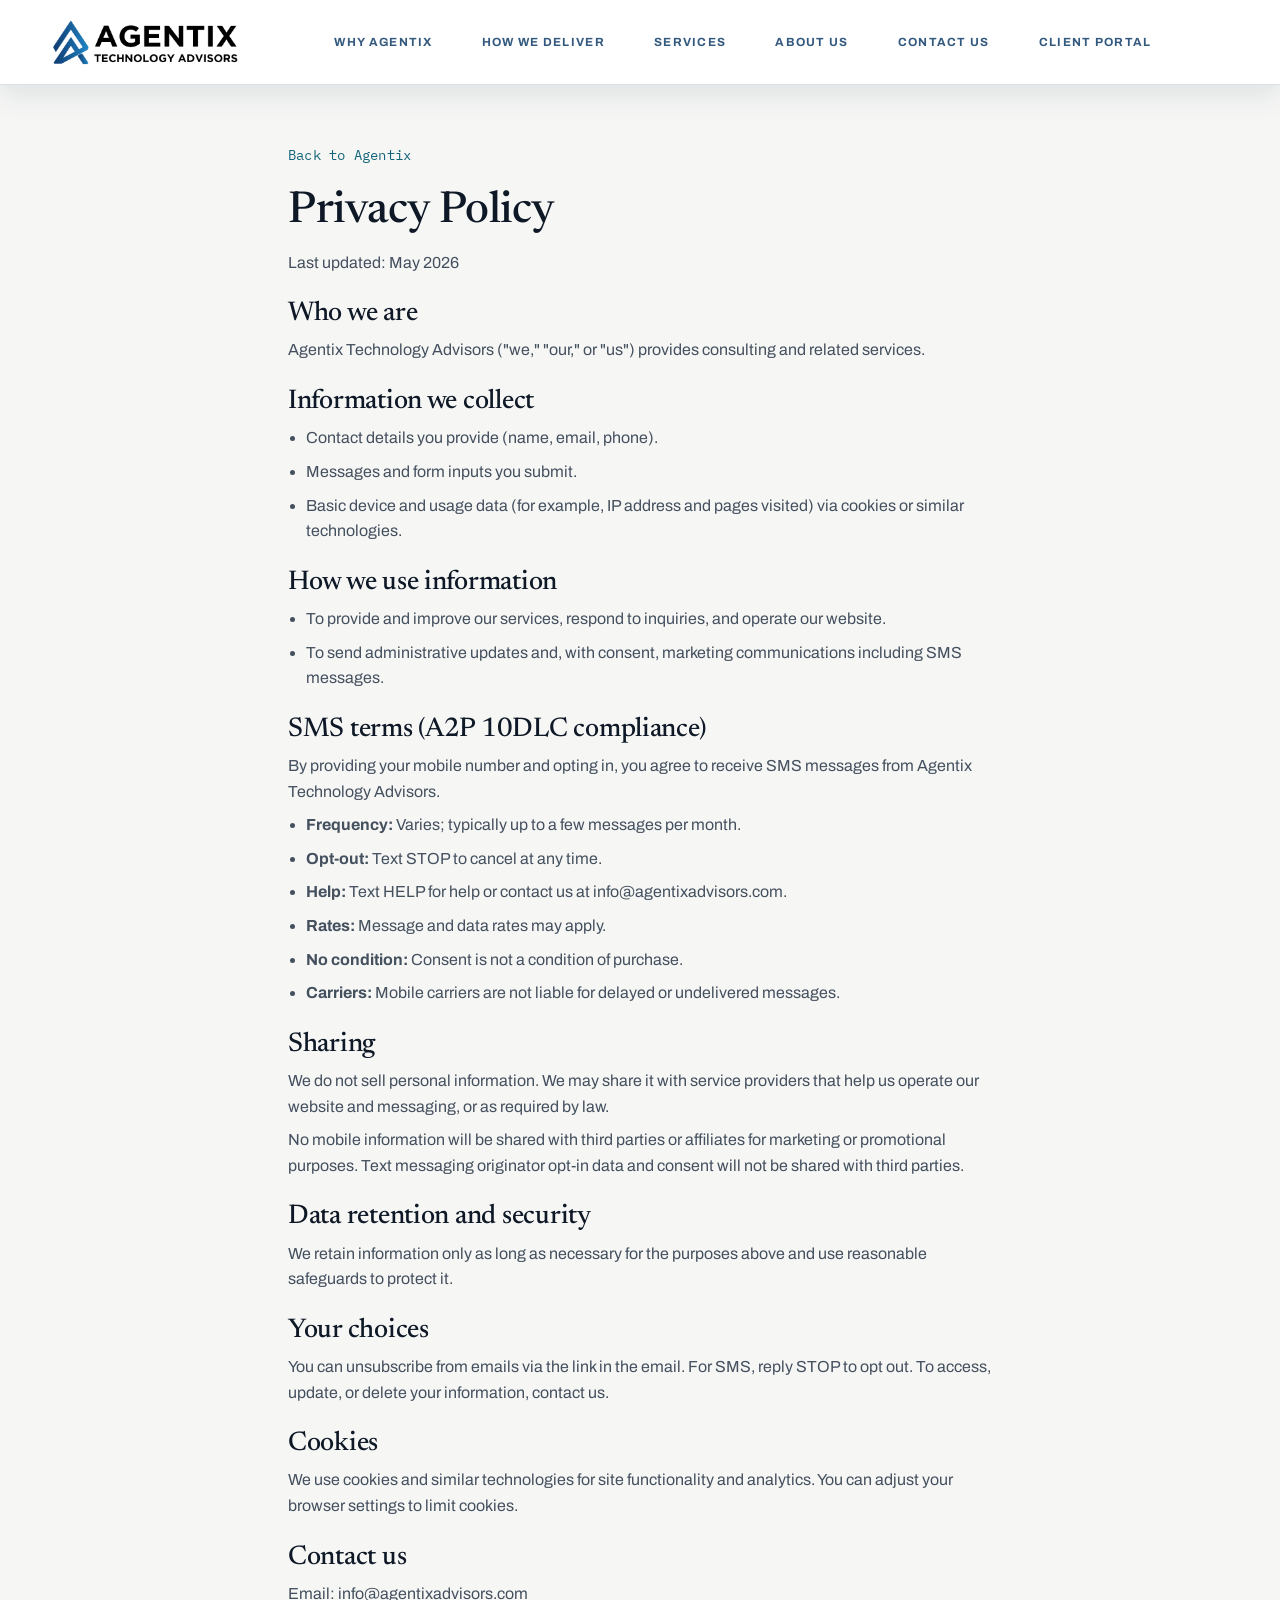
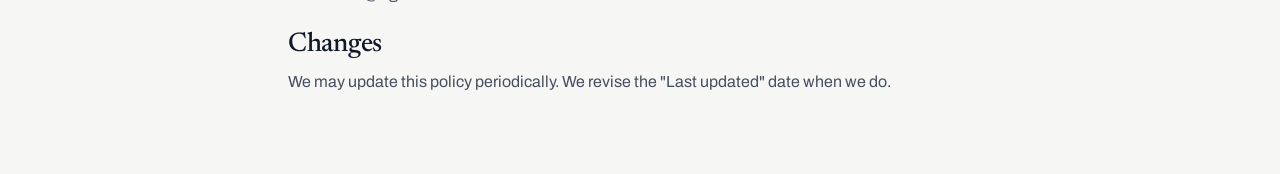
<file: privacy-policy/index.html>
<!doctype html>
<html lang="en">

<head>
  <meta charset="UTF-8" />
  <meta name="viewport" content="width=device-width, initial-scale=1.0" />
  <title>Privacy Policy | Agentix Technology Advisors</title>
  <link rel="canonical" href="https://agentixadvisors.com/privacy-policy/" />
  <meta name="description" content="Privacy policy for Agentix Technology Advisors, including data use, messaging terms, and contact details." />
  <meta name="robots" content="noindex, follow" />
  <meta property="og:title" content="Privacy Policy | Agentix Technology Advisors" />
  <meta property="og:description" content="Privacy policy for Agentix Technology Advisors, including data use, messaging terms, and contact details." />
  <meta property="og:type" content="website" />
  <meta property="og:site_name" content="Agentix Technology Advisors" />
  <meta property="og:locale" content="en_US" />
  <meta property="og:url" content="https://agentixadvisors.com/privacy-policy/" />
  <meta property="og:image" content="https://agentixadvisors.com/assets/images/agentix-social-card.png" />
  <meta property="og:image:width" content="1200" />
  <meta property="og:image:height" content="630" />
  <meta property="og:image:alt" content="Agentix Technology Advisors, AI-powered CX, deployed right" />
  <meta name="twitter:card" content="summary_large_image" />
  <meta name="twitter:title" content="Privacy Policy | Agentix Technology Advisors" />
  <meta name="twitter:description" content="Privacy policy for Agentix Technology Advisors, including data use, messaging terms, and contact details." />
  <meta name="twitter:image" content="https://agentixadvisors.com/assets/images/agentix-social-card.png" />
  <meta name="twitter:image:alt" content="Agentix Technology Advisors, AI-powered CX, deployed right" />
  <meta name="theme-color" content="#09111f" />
  <link rel="preconnect" href="https://fonts.googleapis.com" />
  <link rel="preconnect" href="https://fonts.gstatic.com" crossorigin />
  <link href="https://fonts.googleapis.com/css2?family=Newsreader:opsz,wght@6..72,400;6..72,500;6..72,600&family=Archivo:wght@400;500;600;700&family=IBM+Plex+Mono:wght@400;500&display=swap" rel="stylesheet" />
  <link rel="icon" type="image/png" href="/assets/images/agentix_icon_32x32.png" />
  <link rel="apple-touch-icon" href="/assets/images/agentix_icon_32x32.png" />
  <link rel="stylesheet" href="/assets/css/styles.css?v=20261124t" />
  <script async src="https://www.googletagmanager.com/gtag/js?id=G-2LFK4Y2G4D"></script>
  <script>
    window.dataLayer = window.dataLayer || [];
    function gtag() { dataLayer.push(arguments); }
    gtag("js", new Date());
    gtag("config", "G-2LFK4Y2G4D");
  </script>
</head>

<body>
  <a class="skip-link" href="#main-content">Skip to content</a>

  <div class="page-shell">
    <header class="site-header">
      <div class="container site-header__inner">
        <a class="brand-mark brand-mark--full" href="/" aria-label="Agentix Technology Advisors home">
          <img class="brand-mark__logo brand-mark__logo--full" src="/assets/images/agentix_logo_fullres.png" alt="Agentix Technology Advisors logo" />
        </a>

        <button class="nav-toggle" type="button" aria-expanded="false" aria-controls="site-nav" aria-label="Open navigation">
          <span></span>
          <span></span>
        </button>

        <nav class="site-nav" id="site-nav" aria-label="Primary">
          <a href="/#difference">Why Agentix</a>
          <a href="/#method">How We Deliver</a>
          <a href="/services/">Services</a>
          <a href="/about/">About Us</a>
          <a href="/contact/">Contact Us</a>
          <a href="/client-portal.html">Client Portal</a>
        </nav>
      </div>
    </header>

    <main id="main-content">
      <div class="privacy-content">
        <a class="privacy-back" href="/">Back to Agentix</a>
        <h1>Privacy Policy</h1>
        <p class="privacy-updated">Last updated: May 2026</p>

        <h2>Who we are</h2>
        <p>Agentix Technology Advisors ("we," "our," or "us") provides consulting and related services.</p>

        <h2>Information we collect</h2>
        <ul>
          <li>Contact details you provide (name, email, phone).</li>
          <li>Messages and form inputs you submit.</li>
          <li>Basic device and usage data (for example, IP address and pages visited) via cookies or similar technologies.</li>
        </ul>

        <h2>How we use information</h2>
        <ul>
          <li>To provide and improve our services, respond to inquiries, and operate our website.</li>
          <li>To send administrative updates and, with consent, marketing communications including SMS messages.</li>
        </ul>

        <h2>SMS terms (A2P 10DLC compliance)</h2>
        <p>By providing your mobile number and opting in, you agree to receive SMS messages from Agentix Technology Advisors.</p>
        <ul>
          <li><strong>Frequency:</strong> Varies; typically up to a few messages per month.</li>
          <li><strong>Opt-out:</strong> Text STOP to cancel at any time.</li>
          <li><strong>Help:</strong> Text HELP for help or contact us at info@agentixadvisors.com.</li>
          <li><strong>Rates:</strong> Message and data rates may apply.</li>
          <li><strong>No condition:</strong> Consent is not a condition of purchase.</li>
          <li><strong>Carriers:</strong> Mobile carriers are not liable for delayed or undelivered messages.</li>
        </ul>

        <h2>Sharing</h2>
        <p>We do not sell personal information. We may share it with service providers that help us operate our website and messaging, or as required by law.</p>
        <p>No mobile information will be shared with third parties or affiliates for marketing or promotional purposes. Text messaging originator opt-in data and consent will not be shared with third parties.</p>

        <h2>Data retention and security</h2>
        <p>We retain information only as long as necessary for the purposes above and use reasonable safeguards to protect it.</p>

        <h2>Your choices</h2>
        <p>You can unsubscribe from emails via the link in the email. For SMS, reply STOP to opt out. To access, update, or delete your information, contact us.</p>

        <h2>Cookies</h2>
        <p>We use cookies and similar technologies for site functionality and analytics. You can adjust your browser settings to limit cookies.</p>

        <h2>Contact us</h2>
        <p>Email: <a href="mailto:info@agentixadvisors.com">info@agentixadvisors.com</a></p>

        <h2>Changes</h2>
        <p>We may update this policy periodically. We revise the "Last updated" date when we do.</p>
      </div>
    </main>
  </div>

  <script src="/assets/js/main.js?v=20261124m"></script>
</body>

</html>
</file>
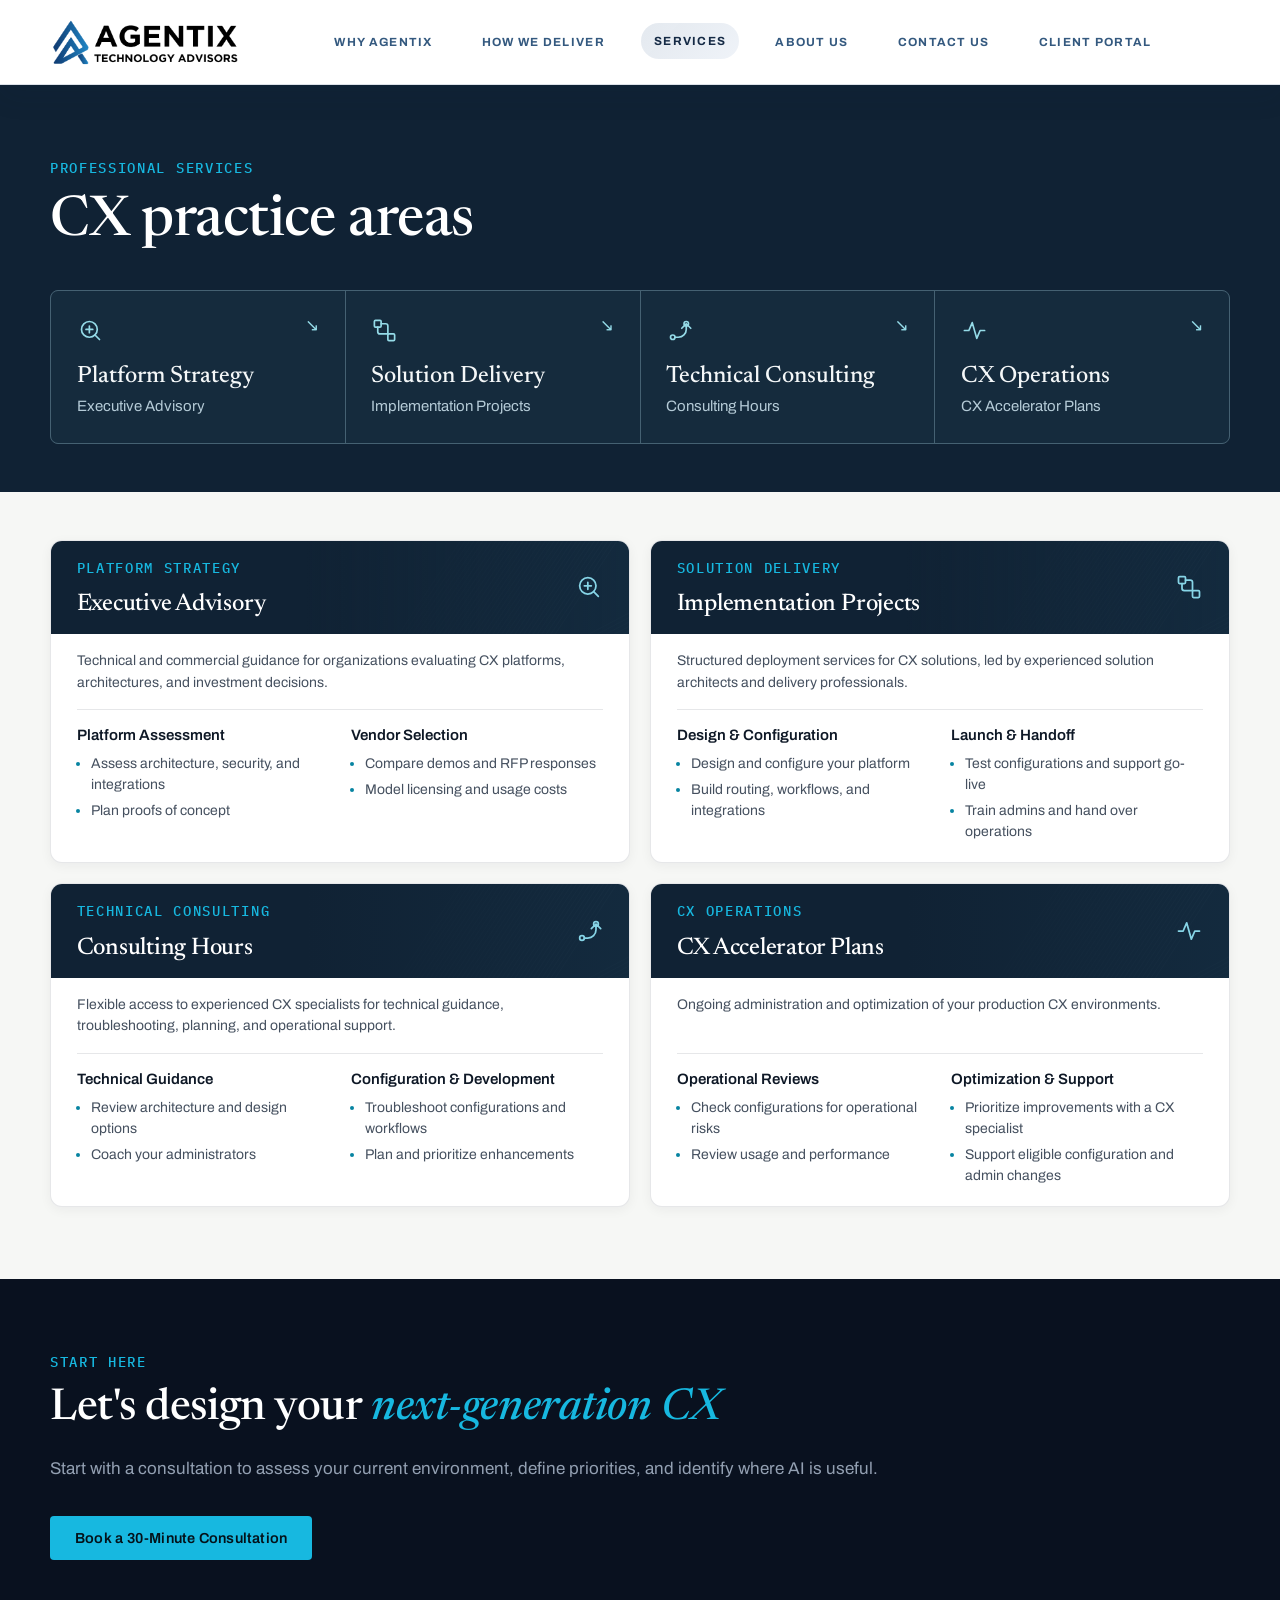
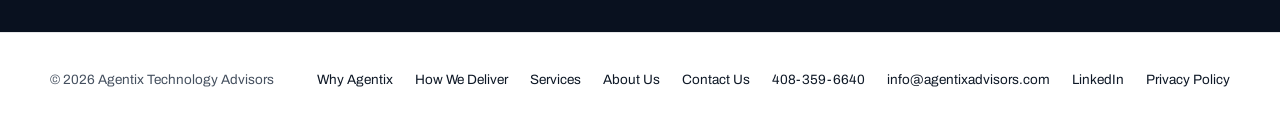
<file: services/index.html>
<!doctype html>
<html lang="en">

<head>
  <meta charset="UTF-8" />
  <meta name="viewport" content="width=device-width, initial-scale=1.0" />
  <title>Services | Agentix Technology Advisors</title>
  <link rel="canonical" href="https://agentixadvisors.com/services/" />
  <meta name="description" content="Advisory, implementation, and ongoing optimization for AI-first contact centers and customer communications." />
  <meta name="robots" content="index, follow, max-image-preview:large" />
  <meta property="og:title" content="Services | Agentix Technology Advisors" />
  <meta property="og:description" content="Advisory, implementation, and ongoing optimization for AI-first contact centers and customer communications." />
  <meta property="og:type" content="website" />
  <meta property="og:site_name" content="Agentix Technology Advisors" />
  <meta property="og:locale" content="en_US" />
  <meta property="og:url" content="https://agentixadvisors.com/services/" />
  <meta property="og:image" content="https://agentixadvisors.com/assets/images/agentix-social-card.png" />
  <meta property="og:image:width" content="1200" />
  <meta property="og:image:height" content="630" />
  <meta property="og:image:alt" content="Agentix Technology Advisors, AI-powered CX, deployed right" />
  <meta name="twitter:card" content="summary_large_image" />
  <meta name="twitter:title" content="Services | Agentix Technology Advisors" />
  <meta name="twitter:description" content="Advisory, implementation, and ongoing optimization for AI-first contact centers and customer communications." />
  <meta name="twitter:image" content="https://agentixadvisors.com/assets/images/agentix-social-card.png" />
  <meta name="twitter:image:alt" content="Agentix Technology Advisors, AI-powered CX, deployed right" />
  <meta name="theme-color" content="#09111f" />
  <link rel="preconnect" href="https://fonts.googleapis.com" />
  <link rel="preconnect" href="https://fonts.gstatic.com" crossorigin />
  <link href="https://fonts.googleapis.com/css2?family=Newsreader:opsz,wght@6..72,400;6..72,500;6..72,600&family=Archivo:wght@400;500;600;700&family=IBM+Plex+Mono:wght@400;500&display=swap" rel="stylesheet" />
  <link rel="icon" type="image/png" href="/assets/images/agentix_icon_32x32.png" />
  <link rel="apple-touch-icon" href="/assets/images/agentix_icon_32x32.png" />
  <link rel="stylesheet" href="/assets/css/styles.css?v=20261124ad" />
  <script async src="https://www.googletagmanager.com/gtag/js?id=G-2LFK4Y2G4D"></script>
  <script>
    window.dataLayer = window.dataLayer || [];
    function gtag() { dataLayer.push(arguments); }
    gtag("js", new Date());
    gtag("config", "G-2LFK4Y2G4D");
  </script>
  <script type="application/ld+json">
    {
      "@context": "https://schema.org",
      "@type": "BreadcrumbList",
      "itemListElement": [
        {
          "@type": "ListItem",
          "position": 1,
          "name": "Home",
          "item": "https://agentixadvisors.com/"
        },
        {
          "@type": "ListItem",
          "position": 2,
          "name": "Services",
          "item": "https://agentixadvisors.com/services/"
        }
      ]
    }
  </script>
</head>

<body>
  <a class="skip-link" href="#main-content">Skip to content</a>

  <div class="page-shell">
    <header class="site-header">
      <div class="container site-header__inner">
        <a class="brand-mark brand-mark--full" href="/" aria-label="Agentix Technology Advisors home">
          <img class="brand-mark__logo brand-mark__logo--full" src="/assets/images/agentix_logo_fullres.png" alt="Agentix Technology Advisors logo" />
        </a>

        <button class="nav-toggle" type="button" aria-expanded="false" aria-controls="site-nav" aria-label="Open navigation">
          <span></span>
          <span></span>
        </button>

        <nav class="site-nav" id="site-nav" aria-label="Primary">
          <a href="/#difference">Why Agentix</a>
          <a href="/#method">How We Deliver</a>
          <a class="is-active" href="/services/" aria-current="page">Services</a>
          <a href="/about/">About Us</a>
          <a href="/contact/">Contact Us</a>
          <a href="/client-portal.html">Client Portal</a>
        </nav>
      </div>
    </header>

    <main id="main-content">
      <header class="services-hero" id="services-engagements">
        <div class="container">
          <div class="services-page-intro">
            <span class="section-tag">Professional Services</span>
            <h1>CX practice areas</h1>
          </div>
          <nav class="services-index" aria-label="Explore CX practice areas">
            <a href="#evaluate">
              <svg class="services-engagement-icon" viewBox="0 0 24 24" aria-hidden="true">
                <g id="practice-icon-evaluate">
                  <circle cx="11" cy="11" r="7"></circle>
                  <path d="m20 20-4-4"></path>
                  <path d="M8 11h6M11 8v6"></path>
                </g>
              </svg>
              <span class="services-index-arrow" aria-hidden="true">↘</span>
              <span class="practice-name">Platform Strategy</span>
              <span class="practice-offer">Executive Advisory</span>
            </a>
            <a href="#implement">
              <svg class="services-engagement-icon" viewBox="0 0 24 24" aria-hidden="true">
                <g id="practice-icon-implement">
                  <rect x="3" y="3" width="6" height="6" rx="1"></rect>
                  <rect x="15" y="15" width="6" height="6" rx="1"></rect>
                  <path d="M9 6h4a2 2 0 0 1 2 2v7M6 9v4a2 2 0 0 0 2 2h7"></path>
                </g>
              </svg>
              <span class="services-index-arrow" aria-hidden="true">↘</span>
              <span class="practice-name">Solution Delivery</span>
              <span class="practice-offer">Implementation Projects</span>
            </a>
            <a href="#advise">
              <svg class="services-engagement-icon" viewBox="0 0 24 24" aria-hidden="true">
                <g id="practice-icon-advise">
                  <circle cx="6" cy="18" r="2"></circle>
                  <circle cx="18" cy="6" r="2"></circle>
                  <path d="M8 18h3a7 7 0 0 0 7-7V8"></path>
                  <path d="m14 10 4-4 4 4"></path>
                </g>
              </svg>
              <span class="services-index-arrow" aria-hidden="true">↘</span>
              <span class="practice-name">Technical Consulting</span>
              <span class="practice-offer">Consulting Hours</span>
            </a>
            <a href="#optimize">
              <svg class="services-engagement-icon" viewBox="0 0 24 24" aria-hidden="true">
                <g id="practice-icon-optimize">
                  <path d="M3 12h4l3-7 4 14 3-7h4"></path>
                </g>
              </svg>
              <span class="services-index-arrow" aria-hidden="true">↘</span>
              <span class="practice-name">CX Operations</span>
              <span class="practice-offer">CX Accelerator Plans</span>
            </a>
          </nav>
        </div>
      </header>

      <section class="section services-details" aria-label="Engagement scopes">
        <div class="container">
          <div class="services-engagements">
            <article class="services-engagement" id="evaluate" aria-labelledby="evaluate-heading" tabindex="-1">
              <header class="services-summary">
                <div>
                  <span class="section-tag">Platform Strategy</span>
                  <h2 id="evaluate-heading">Executive Advisory</h2>
                </div>
                <svg class="services-engagement-icon" viewBox="0 0 24 24" aria-hidden="true"><use href="#practice-icon-evaluate"></use></svg>
              </header>
              <p class="services-engagement-desc">Technical and commercial guidance for organizations evaluating CX platforms, architectures, and investment decisions.</p>
              <div class="services-scope">
                <div>
                  <h3>Platform Assessment</h3>
                  <ul>
                    <li>Assess architecture, security, and integrations</li>
                    <li>Plan proofs of concept</li>
                  </ul>
                </div>
                <div>
                  <h3>Vendor Selection</h3>
                  <ul>
                    <li>Compare demos and RFP responses</li>
                    <li>Model licensing and usage costs</li>
                  </ul>
                </div>
              </div>
            </article>

            <article class="services-engagement" id="implement" aria-labelledby="implement-heading" tabindex="-1">
              <header class="services-summary">
                <div>
                  <span class="section-tag">Solution Delivery</span>
                  <h2 id="implement-heading">Implementation Projects</h2>
                </div>
                <svg class="services-engagement-icon" viewBox="0 0 24 24" aria-hidden="true"><use href="#practice-icon-implement"></use></svg>
              </header>
              <p class="services-engagement-desc">Structured deployment services for CX solutions, led by experienced solution architects and delivery professionals.</p>
              <div class="services-scope">
                <div>
                  <h3>Design &amp; Configuration</h3>
                  <ul>
                    <li>Design and configure your platform</li>
                    <li>Build routing, workflows, and integrations</li>
                  </ul>
                </div>
                <div>
                  <h3>Launch &amp; Handoff</h3>
                  <ul>
                    <li>Test configurations and support go-live</li>
                    <li>Train admins and hand over operations</li>
                  </ul>
                </div>
              </div>
            </article>

            <article class="services-engagement" id="advise" aria-labelledby="advise-heading" tabindex="-1">
              <header class="services-summary">
                <div>
                  <span class="section-tag">Technical Consulting</span>
                  <h2 id="advise-heading">Consulting Hours</h2>
                </div>
                <svg class="services-engagement-icon" viewBox="0 0 24 24" aria-hidden="true"><use href="#practice-icon-advise"></use></svg>
              </header>
              <p class="services-engagement-desc">Flexible access to experienced CX specialists for technical guidance, troubleshooting, planning, and operational support.</p>
              <div class="services-scope">
                <div>
                  <h3>Technical Guidance</h3>
                  <ul>
                    <li>Review architecture and design options</li>
                    <li>Coach your administrators</li>
                  </ul>
                </div>
                <div>
                  <h3>Configuration &amp; Development</h3>
                  <ul>
                    <li>Troubleshoot configurations and workflows</li>
                    <li>Plan and prioritize enhancements</li>
                  </ul>
                </div>
              </div>
            </article>

            <article class="services-engagement" id="optimize" aria-labelledby="optimize-heading" tabindex="-1">
              <header class="services-summary">
                <div>
                  <span class="section-tag">CX Operations</span>
                  <h2 id="optimize-heading">CX Accelerator Plans</h2>
                </div>
                <svg class="services-engagement-icon" viewBox="0 0 24 24" aria-hidden="true"><use href="#practice-icon-optimize"></use></svg>
              </header>
              <p class="services-engagement-desc">Ongoing administration and optimization of your production CX environments.</p>
              <div class="services-scope">
                <div>
                  <h3>Operational Reviews</h3>
                  <ul>
                    <li>Check configurations for operational risks</li>
                    <li>Review usage and performance</li>
                  </ul>
                </div>
                <div>
                  <h3>Optimization &amp; Support</h3>
                  <ul>
                    <li>Prioritize improvements with a CX specialist</li>
                    <li>Support eligible configuration and admin changes</li>
                  </ul>
                </div>
              </div>
            </article>
          </div>
        </div>
      </section>

      <section class="cta-section" id="cta">
        <div class="container">
          <div class="cta-inner reveal-up">
            <span class="section-tag">Start here</span>
            <h2>Let's design your <span class="hero-alt keep-together">next-generation CX</span></h2>
            <p>Start with a consultation to assess your current environment, define priorities, and identify where AI is useful.</p>
            <a class="button button--primary button--booking" href="https://scheduler.zoom.us/agentix/30-min-meeting-with-agentix-team" target="_blank" rel="noopener">Book a 30-Minute Consultation</a>
          </div>
        </div>
      </section>
    </main>

    <footer class="site-footer">
      <div class="container footer-inner">
        <span>© 2026 Agentix Technology Advisors</span>
        <div class="footer-links">
          <a href="/#difference">Why Agentix</a>
          <a href="/#method">How We Deliver</a>
          <a href="/services/">Services</a>
          <a href="/about/">About Us</a>
          <a href="/contact/">Contact Us</a>
          <a href="tel:+14083596640">408-359-6640</a>
          <a href="mailto:info@agentixadvisors.com">info@agentixadvisors.com</a>
          <a href="https://www.linkedin.com/company/agentixadvisors/" target="_blank" rel="noreferrer">LinkedIn</a>
          <a href="/privacy-policy/">Privacy Policy</a>
        </div>
      </div>
    </footer>
  </div>

  <script src="/assets/js/main.js?v=20261124m"></script>
</body>

</html>
</file>
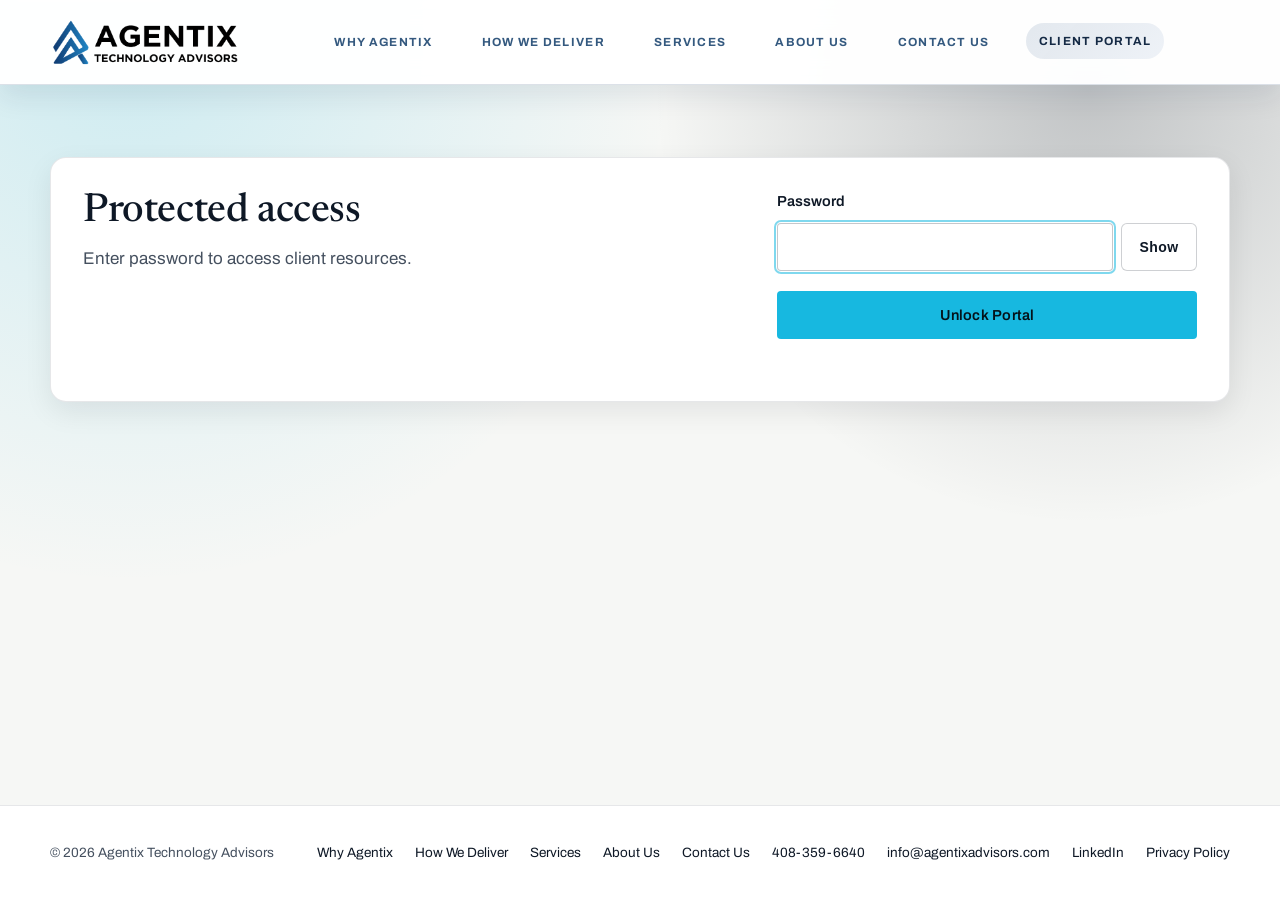
<file: client-portal.html>
<!doctype html>
<html lang="en">

<head>
    <meta charset="UTF-8" />
    <meta name="viewport" content="width=device-width, initial-scale=1.0" />
    <title>Client Portal | Agentix Technology Advisors</title>
    <link rel="canonical" href="https://agentixadvisors.com/client-portal.html" />
    <meta name="description" content="Protected client portal for Agentix customers with verified Zoom Virtual Agent voice previews." />
    <meta name="robots" content="noindex, nofollow" />
    <meta property="og:title" content="Client Portal | Agentix Technology Advisors" />
    <meta property="og:description" content="Protected client portal for Agentix customers with verified Zoom Virtual Agent voice previews." />
    <meta property="og:type" content="website" />
    <meta property="og:site_name" content="Agentix Technology Advisors" />
    <meta property="og:locale" content="en_US" />
    <meta property="og:url" content="https://agentixadvisors.com/client-portal.html" />
    <meta property="og:image" content="https://agentixadvisors.com/assets/images/agentix-social-card.png" />
    <meta property="og:image:width" content="1200" />
    <meta property="og:image:height" content="630" />
    <meta property="og:image:alt" content="Agentix Technology Advisors, Client Portal" />
    <meta name="twitter:card" content="summary_large_image" />
    <meta name="twitter:title" content="Client Portal | Agentix Technology Advisors" />
    <meta name="twitter:description" content="Protected client portal for Agentix customers with verified Zoom Virtual Agent voice previews." />
    <meta name="twitter:image" content="https://agentixadvisors.com/assets/images/agentix-social-card.png" />
    <meta name="twitter:image:alt" content="Agentix Technology Advisors, Client Portal" />
    <meta name="theme-color" content="#09111f" />
    <link rel="preconnect" href="https://fonts.googleapis.com" />
    <link rel="preconnect" href="https://fonts.gstatic.com" crossorigin />
    <link href="https://fonts.googleapis.com/css2?family=Newsreader:opsz,wght@6..72,400;6..72,500;6..72,600&family=Archivo:wght@400;500;600;700&family=IBM+Plex+Mono:wght@400;500&display=swap" rel="stylesheet" />
    <link rel="icon" type="image/png" href="/assets/images/agentix_icon_32x32.png" />
    <link rel="apple-touch-icon" href="/assets/images/agentix_icon_32x32.png" />
    <link rel="stylesheet" href="/assets/css/styles.css?v=20261124ad" />
    <link rel="stylesheet" href="/assets/css/client-portal.css?v=20261124ac" />
    <script async src="https://www.googletagmanager.com/gtag/js?id=G-2LFK4Y2G4D"></script>
    <script>
        window.dataLayer = window.dataLayer || [];
        function gtag() { dataLayer.push(arguments); }
        gtag("js", new Date());
        gtag("config", "G-2LFK4Y2G4D");
    </script>
</head>

<body class="client-portal-page">
    <a class="skip-link" href="#main-content">Skip to content</a>

    <div class="page-shell">
        <header class="site-header">
            <div class="container site-header__inner">
                <a class="brand-mark brand-mark--full" href="/" aria-label="Agentix Technology Advisors home">
                    <img class="brand-mark__logo brand-mark__logo--full" src="/assets/images/agentix_logo_fullres.png" alt="Agentix Technology Advisors logo" />
                </a>

                <button class="nav-toggle" type="button" aria-expanded="false" aria-controls="site-nav" aria-label="Open navigation">
                    <span></span>
                    <span></span>
                </button>

                <nav class="site-nav" id="site-nav" aria-label="Primary">
                    <a href="/#difference">Why Agentix</a>
                    <a href="/#method">How We Deliver</a>
                    <a href="/services/">Services</a>
                    <a href="/about/">About Us</a>
                    <a href="/contact/">Contact Us</a>
                    <a class="is-active" href="/client-portal.html" aria-current="page">Client Portal</a>
                </nav>
            </div>
        </header>

        <main id="main-content">
            <section class="section">
                <div class="container">
                    <article class="portal-auth-card reveal-up" id="portal-auth-card" aria-label="Client portal login">
                        <div class="portal-auth-card__copy">
                            <h1>Protected access</h1>
                            <p>Enter password to access client resources.</p>
                        </div>
                        <form class="portal-login-form" id="portal-login-form" novalidate>
                            <label for="portal-password">Password</label>
                            <div class="portal-password-row">
                                <input id="portal-password" name="password" type="password" autocomplete="current-password" aria-describedby="portal-caps-warning portal-login-status" required />
                                <button class="portal-password-toggle" id="portal-password-toggle" type="button" aria-controls="portal-password" aria-pressed="false">Show</button>
                            </div>
                            <p class="portal-caps-warning" id="portal-caps-warning" role="status" aria-live="polite" hidden>Caps Lock is on.</p>
                            <button class="button button--primary portal-unlock-button" id="portal-unlock-button" type="submit">Unlock Portal</button>
                            <p class="portal-login-status" id="portal-login-status" role="status" aria-live="polite"></p>
                        </form>
                    </article>

                    <section class="portal-content" id="portal-content" hidden>
                        <header class="portal-toolbar reveal-up">
                            <div>
                                <span class="section-tag">Client resources</span>
                                <h2>Available voices</h2>
                                <p>Preview voices using the standard sample prompt and download MP3 files for review.</p>
                            </div>
                        </header>

                        <section class="portal-filters reveal-up" aria-label="Voice filters">
                            <div class="portal-filter-row">
                                <div class="portal-field">
                                    <label for="voice-provider">Provider</label>
                                    <select id="voice-provider">
                                        <option value="all">All providers</option>
                                    </select>
                                </div>
                                <div class="portal-field">
                                    <label for="voice-gender">Gender</label>
                                    <select id="voice-gender">
                                        <option value="all">All genders</option>
                                    </select>
                                </div>
                                <div class="portal-field">
                                    <label for="voice-accent">Accent</label>
                                    <select id="voice-accent">
                                        <option value="all">All accents</option>
                                    </select>
                                </div>
                                <div class="portal-field">
                                    <label for="voice-language">Language</label>
                                    <select id="voice-language">
                                        <option value="all">All languages</option>
                                    </select>
                                </div>
                                <div class="portal-field">
                                    <label for="voice-style">Style</label>
                                    <select id="voice-style">
                                        <option value="all">All styles</option>
                                    </select>
                                </div>
                            </div>
                            <p class="portal-result-count" id="portal-result-count">Unlock portal to load voice library.</p>
                        </section>

                        <ul class="portal-voice-list reveal-up" id="portal-voice-list" aria-live="polite"></ul>

                        <section class="portal-custom-prompt reveal-up" aria-label="Custom prompt">
                            <h3>Custom prompt request</h3>
                            <p>Need a voice render with your own script? Contact your Agentix project lead and we can generate custom samples for review.</p>
                        </section>
                    </section>
                </div>
            </section>
        </main>

        <footer class="site-footer">
            <div class="container footer-inner">
                <span>© 2026 Agentix Technology Advisors</span>
                <div class="footer-links">
                    <a href="/#difference">Why Agentix</a>
                    <a href="/#method">How We Deliver</a>
                    <a href="/services/">Services</a>
                    <a href="/about/">About Us</a>
                    <a href="/contact/">Contact Us</a>
                    <a href="tel:+14083596640">408-359-6640</a>
                    <a href="mailto:info@agentixadvisors.com">info@agentixadvisors.com</a>
                    <a href="https://www.linkedin.com/company/agentixadvisors/" target="_blank" rel="noreferrer">LinkedIn</a>
                    <a href="/privacy-policy/">Privacy Policy</a>
                </div>
            </div>
        </footer>
    </div>

    <script src="/assets/js/main.js?v=20261124m"></script>
    <script src="/assets/js/client-portal.js?v=20260902h"></script>
</body>

</html>
</file>
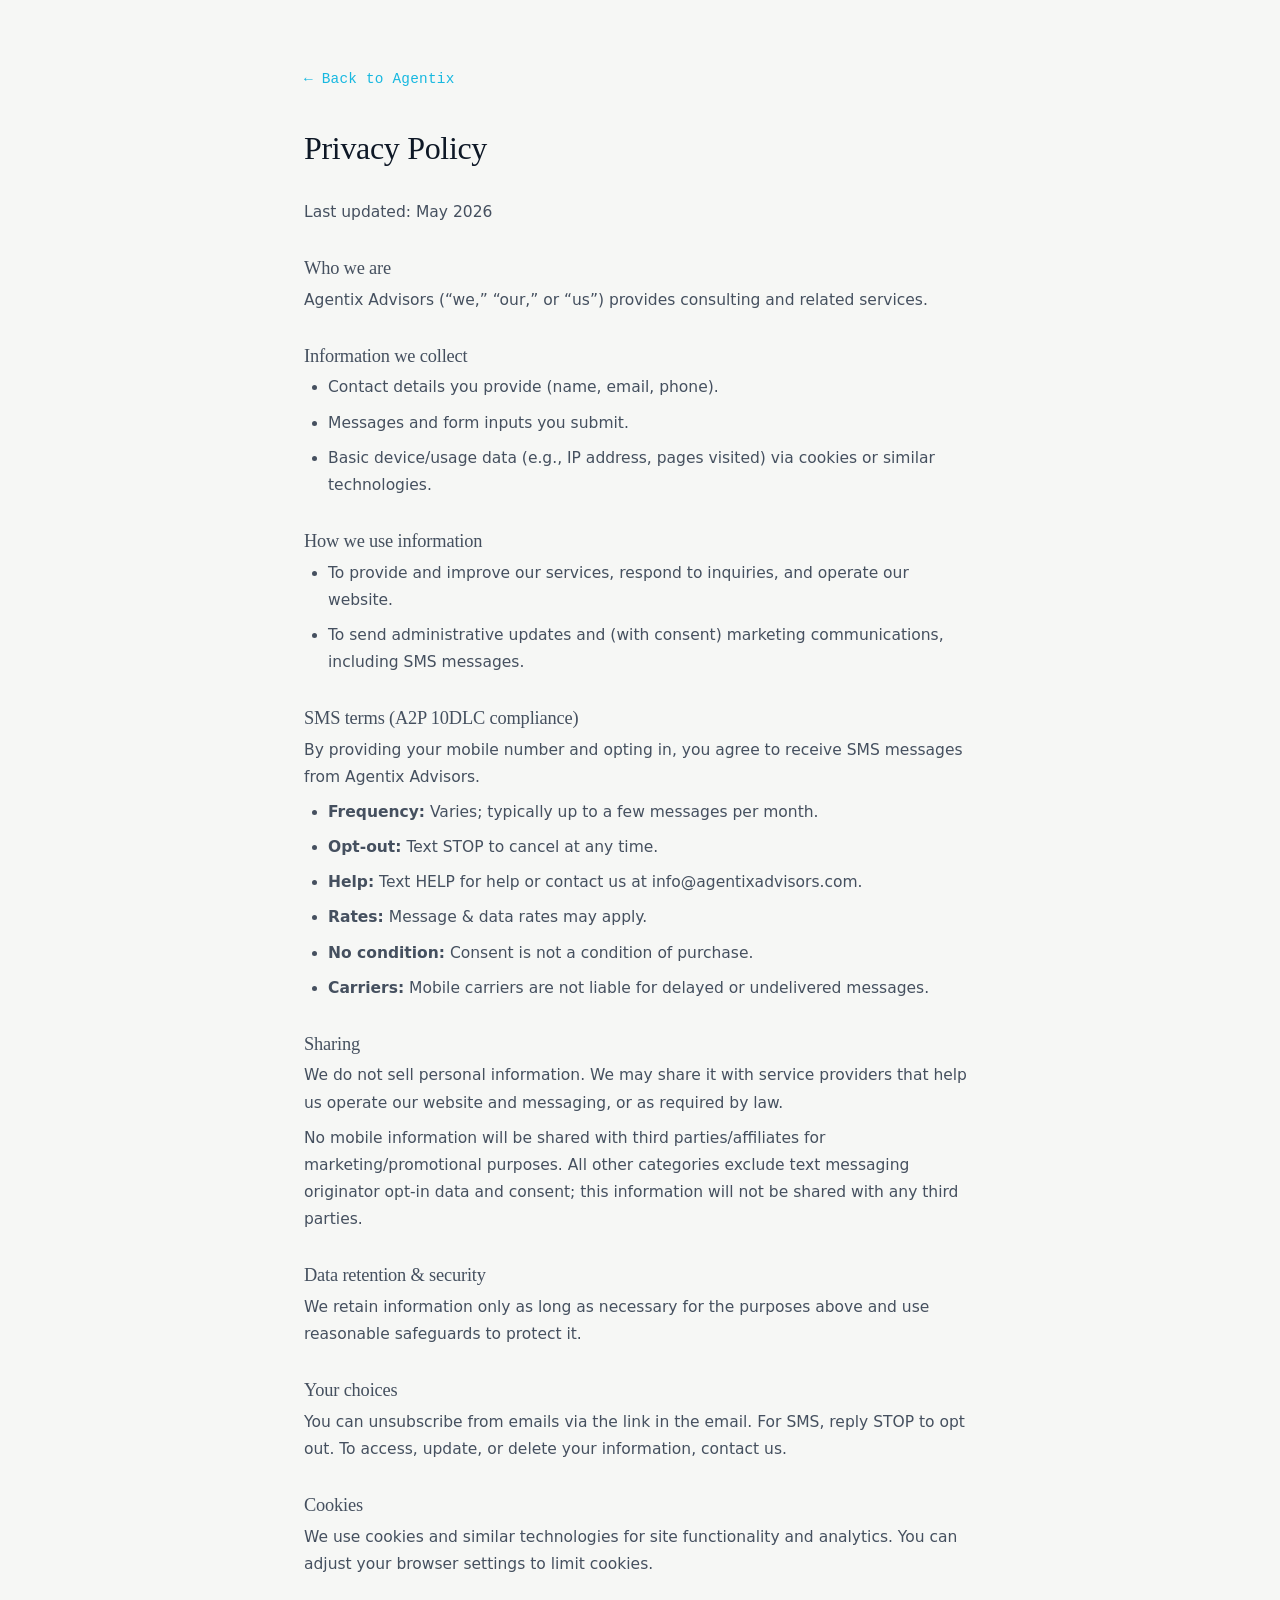
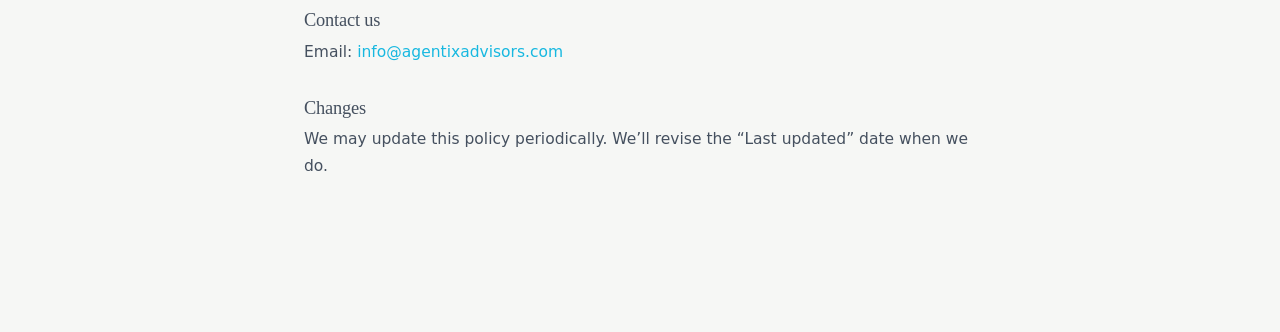
<file: privacy-policy.html>
<!DOCTYPE html>
<html lang="en">
<head>
  <meta charset="UTF-8">
  <meta name="viewport" content="width=device-width, initial-scale=1.0">
  <title>Privacy Policy | Agentix Technology Advisors</title>
  <meta name="robots" content="noindex, nofollow">
  <meta name="theme-color" content="#09111f">
  <link rel="preconnect" href="https://fonts.googleapis.com">
  <link rel="preconnect" href="https://fonts.gstatic.com" crossorigin>
  <link href="https://fonts.googleapis.com/css2?family=Manrope:wght@400;500;600;700;800&family=Plus+Jakarta+Sans:wght@500;600;700&display=swap" rel="stylesheet">
  <link rel="icon" type="image/png" href="assets/images/agentix_icon_32x32.png">
  <link rel="stylesheet" href="assets/css/styles.css">
  <style>
    .privacy-content {
      max-width: 720px;
      margin: 4rem auto;
      padding: 0 1.5rem 5rem;
    }
    .privacy-content h1 {
      font-size: 2rem;
      margin-bottom: 2rem;
    }
    .privacy-content h2 {
      font-size: 1.15rem;
      margin: 2rem 0 0.5rem;
      color: var(--heading);
    }
    .privacy-content p, .privacy-content li {
      color: var(--muted);
      font-size: 0.97rem;
      line-height: 1.75;
      margin: 0.5rem 0;
    }
    .privacy-content ul {
      padding-left: 1.5rem;
    }
    .privacy-back {
      display: inline-block;
      margin-bottom: 2.5rem;
      color: var(--accent);
      font-size: 0.9rem;
      text-decoration: none;
    }
    .privacy-back:hover { color: var(--accent-strong); }
    .privacy-updated {
      font-size: 0.82rem;
      color: var(--muted);
      margin-bottom: 2rem;
    }
  </style>
</head>
<body>
  <div class="page-shell">
    <div class="privacy-content">
      <a class="privacy-back" href="index.html">&larr; Back to Agentix</a>
      <h1>Privacy Policy</h1>
      <p class="privacy-updated">Last updated: May 2026</p>

      <h2>Who we are</h2>
      <p>Agentix Advisors (&ldquo;we,&rdquo; &ldquo;our,&rdquo; or &ldquo;us&rdquo;) provides consulting and related services.</p>

      <h2>Information we collect</h2>
      <ul>
        <li>Contact details you provide (name, email, phone).</li>
        <li>Messages and form inputs you submit.</li>
        <li>Basic device/usage data (e.g., IP address, pages visited) via cookies or similar technologies.</li>
      </ul>

      <h2>How we use information</h2>
      <ul>
        <li>To provide and improve our services, respond to inquiries, and operate our website.</li>
        <li>To send administrative updates and (with consent) marketing communications, including SMS messages.</li>
      </ul>

      <h2>SMS terms (A2P 10DLC compliance)</h2>
      <p>By providing your mobile number and opting in, you agree to receive SMS messages from Agentix Advisors.</p>
      <ul>
        <li><strong>Frequency:</strong> Varies; typically up to a few messages per month.</li>
        <li><strong>Opt-out:</strong> Text STOP to cancel at any time.</li>
        <li><strong>Help:</strong> Text HELP for help or contact us at info@agentixadvisors.com.</li>
        <li><strong>Rates:</strong> Message &amp; data rates may apply.</li>
        <li><strong>No condition:</strong> Consent is not a condition of purchase.</li>
        <li><strong>Carriers:</strong> Mobile carriers are not liable for delayed or undelivered messages.</li>
      </ul>

      <h2>Sharing</h2>
      <p>We do not sell personal information. We may share it with service providers that help us operate our website and messaging, or as required by law.</p>
      <p>No mobile information will be shared with third parties/affiliates for marketing/promotional purposes. All other categories exclude text messaging originator opt-in data and consent; this information will not be shared with any third parties.</p>

      <h2>Data retention &amp; security</h2>
      <p>We retain information only as long as necessary for the purposes above and use reasonable safeguards to protect it.</p>

      <h2>Your choices</h2>
      <p>You can unsubscribe from emails via the link in the email. For SMS, reply STOP to opt out. To access, update, or delete your information, contact us.</p>

      <h2>Cookies</h2>
      <p>We use cookies and similar technologies for site functionality and analytics. You can adjust your browser settings to limit cookies.</p>

      <h2>Contact us</h2>
      <p>Email: <a href="mailto:info@agentixadvisors.com" style="color: var(--accent);">info@agentixadvisors.com</a></p>

      <h2>Changes</h2>
      <p>We may update this policy periodically. We&rsquo;ll revise the &ldquo;Last updated&rdquo; date when we do.</p>
    </div>
  </div>
</body>
</html>
</file>
<file: assets/css/styles.css>
:root {
  --ink: #09111f;
  --panel: #101b2c;
  --panel-2: #15233a;
  --paper: #f6f7f5;
  --card: #ffffff;
  --text-dark: #0e1826;
  --text-slate: #45505f;
  --text-light: #e8edf3;
  --text-muted: #93a0b2;
  --text-subtle: #647184;
  --accent: #17b8e0;
  --label-cyan: #006f88;
  --accent-hover: #3fcbee;
  --accent-deep: #146579;
  --header-bg: rgba(255, 255, 255, 0.97);
  --header-border: rgba(38, 70, 110, 0.16);
  --header-text: #152a45;
  --header-muted: #34597f;
  --hairline-dark: rgba(255, 255, 255, 0.08);
  --hairline-light: rgba(14, 24, 38, 0.1);
  --max-width: 1180px;
  --section-space: 72px;
  --heading-gap: 36px;
  --card-inset: 32px;
  --page-gutter: 28px;
  --radius-sm: 12px;
  --radius-md: 16px;
  --radius-lg: 24px;
  --shadow-sm: 0 10px 28px rgba(7, 16, 30, 0.08);
  --shadow-md: 0 18px 36px rgba(7, 16, 30, 0.14);
}

* {
  box-sizing: border-box;
}

html {
  scroll-behavior: smooth;
}

body {
  margin: 0;
  min-height: 100vh;
  font-family: "Archivo", system-ui, sans-serif;
  font-size: 17px;
  line-height: 1.6;
  color: var(--text-slate);
  background: var(--paper);
  -webkit-font-smoothing: antialiased;
}

body.nav-open {
  overflow: hidden;
}

a {
  color: inherit;
  text-decoration: none;
}

img {
  max-width: 100%;
  height: auto;
}

h1,
h2,
h3 {
  margin: 0;
  font-family: "Newsreader", Georgia, serif;
  font-weight: 500;
  line-height: 1.12;
  letter-spacing: -0.01em;
  color: var(--text-dark);
}

p {
  margin: 0;
}

.keep-together {
  white-space: nowrap;
}

@media (min-width: 640px) {
  .heading-clause { display: block; }
}

ul {
  margin: 0;
  padding: 0;
}

.skip-link {
  position: absolute;
  left: 1rem;
  top: -3rem;
  z-index: 300;
  padding: 0.7rem 1rem;
  border-radius: 4px;
  background: #ffffff;
  color: #04121a;
}

.skip-link:focus {
  top: 1rem;
}

.visually-hidden {
  position: absolute;
  width: 1px;
  height: 1px;
  padding: 0;
  margin: -1px;
  overflow: hidden;
  clip: rect(0, 0, 0, 0);
  white-space: nowrap;
  border: 0;
}

.container {
  width: min(var(--max-width), calc(100% - 2 * var(--page-gutter)));
  margin: 0 auto;
}

.section {
  padding: var(--section-space) 0;
}

.section--dark {
  background: var(--ink);
}

#difference,
#method {
  scroll-margin-top: 88px;
}

#evaluate,
#implement,
#advise,
#optimize {
  scroll-margin-top: 88px;
}

.section-head {
  max-width: none;
  margin-bottom: var(--heading-gap);
}

.section-head h2 {
  font-size: clamp(32px, 3.8vw, 48px);
  margin-bottom: 16px;
}

.section-head p {
  font-size: 17px;
}

:where(.hero-section, .section--dark, .cta-section, .services-hero, .services-summary, .credential-band, .contact-copy, .blueprint-block) {
  --label-cyan: var(--accent);
}

.section-tag {
  display: block;
  margin-bottom: 12px;
  font-family: "IBM Plex Mono", monospace;
  font-size: 14px;
  font-weight: 500;
  letter-spacing: 0.12em;
  text-transform: uppercase;
  color: var(--label-cyan);
}

.services-page-intro h1,
.about-statement__lead h1 {
  font-size: clamp(36px, 4.65vw, 56px);
  text-wrap: balance;
}

.section--dark h2,
.section--dark h3 {
  color: var(--text-light);
}


h1 {
  font-size: clamp(40px, 5vw, 60px);
}

h2 {
  font-size: clamp(30px, 3.6vw, 44px);
}

h3 {
  font-size: 22px;
}

.section--dark p,
.section--dark li {
  color: var(--text-muted);
}

.site-header {
  position: sticky;
  top: 0;
  backdrop-filter: blur(12px);
  z-index: 200;
  background: var(--header-bg);
  border-bottom: 1px solid var(--header-border);
  box-shadow: 0 12px 28px rgba(14, 38, 64, 0.09);
}

.site-header__inner {
  display: flex;
  align-items: center;
  justify-content: space-between;
  gap: 1rem;
  min-height: 5.25rem;
}

.brand-mark {
  display: inline-flex;
  flex-direction: row;
  align-items: center;
  gap: 0.65rem;
  letter-spacing: 0.02em;
}

.brand-mark__logo--full {
  width: clamp(150px, 18vw, 190px);
}

.site-header .brand-mark__logo--full {
  background: none;
  border: 0;
  border-radius: 0;
  box-shadow: none;
  padding: 0;
}

.site-nav {
  display: flex;
  flex: 1;
  align-items: center;
  justify-content: center;
  gap: 1.5rem;
  min-width: 0;
}

.site-nav a {
  position: relative;
  z-index: 0;
  display: inline-flex;
  flex-shrink: 0;
  align-items: center;
  justify-content: center;
  min-height: 44px;
  padding: 0.28rem 0.78rem;
  border-radius: 999px;
  white-space: nowrap;
  color: var(--header-muted);
  font-family: "Archivo", system-ui, sans-serif;
  font-size: 0.74rem;
  font-weight: 700;
  letter-spacing: 0.11em;
  text-transform: uppercase;
  transition:
    color 180ms ease,
    transform 180ms ease;
}

.site-nav a::after {
  content: "";
  position: absolute;
  inset: 4px 0;
  border-radius: 999px;
  background: linear-gradient(135deg,
      rgba(61, 98, 141, 0.14),
      rgba(201, 214, 232, 0.3));
  opacity: 0;
  transform: scale(0.92);
  transition:
    opacity 180ms ease,
    transform 180ms ease;
  z-index: -1;
}

.site-nav a:hover::after,
.site-nav a:focus-visible::after,
.site-nav a[aria-current="page"]::after {
  opacity: 1;
  transform: scale(1);
}

.site-nav a:hover,
.site-nav a:focus-visible,
.site-nav a[aria-current="page"] {
  color: var(--header-text);
  transform: translateY(-1px);
}

.site-nav a:focus-visible {
  outline: 2px solid #286c80;
  outline-offset: 1px;
}

@media (prefers-reduced-motion: reduce) {
  .site-nav a,
  .site-nav a::after { transition: none; }
}

.nav-toggle {
  display: none;
  width: 3rem;
  height: 3rem;
  padding: 0;
  border: 1px solid rgba(21, 42, 69, 0.24);
  border-radius: 999px;
  background: rgba(255, 255, 255, 0.7);
  cursor: pointer;
}

.nav-toggle span {
  display: block;
  width: 1rem;
  height: 1px;
  background: var(--header-text);
}


.header-booking {
  display: inline-flex;
  align-items: center;
  justify-content: center;
  min-height: 44px;
  padding: 0 14px;
  border-radius: 4px;
  background: var(--ink);
  color: white;
  font: 700 12px "Archivo", sans-serif;
  letter-spacing: 0.06em;
  text-transform: uppercase;
  white-space: nowrap;
  visibility: hidden;
}
.header-booking[data-visible] { visibility: visible; }
.header-booking:hover { background: #21405b; }
.header-booking:focus-visible { outline: 2px solid #12718a; outline-offset: 3px; }
@media (min-width: 1101px) {
  .home-page .site-nav { gap: clamp(4px, 0.6vw, 10px); }
  .home-page .site-nav a { padding-inline: 0.5rem; }
}

@media (min-width: 1101px) and (max-width: 1240px) {
  .site-nav { gap: 0.7rem; }
  .home-page .site-header .brand-mark__logo--full { width: 160px; }
  .home-page .site-nav { gap: 4px; }
  .home-page .site-nav a { padding-inline: 6px; }
}
@media (max-width: 420px) {
  .header-booking { font-size: 12px; padding-inline: 7px; }
}
.site-header .button {
  min-height: auto;
  padding: 13px 24px;
  border-radius: 4px;
  font-size: 14.5px;
  font-weight: 600;
  letter-spacing: 0.015em;
}


.site-header .button--ghost {
  color: var(--header-text);
  border-color: rgba(21, 42, 69, 0.22);
  background: rgba(255, 255, 255, 0.95);
}

.site-header .button--ghost:hover,
.site-header .button--ghost:focus-visible {
  background: rgba(57, 102, 255, 0.12);
  border-color: rgba(57, 102, 255, 0.38);
  color: var(--header-text);
}

.button {
  display: inline-flex;
  align-items: center;
  justify-content: center;
  text-align: center;
  gap: 10px;
  min-height: auto;
  padding: 13px 24px;
  border: 1px solid transparent;
  border-radius: 4px;
  font-size: 14.5px;
  font-family: "Archivo", system-ui, sans-serif;
  font-weight: 600;
  letter-spacing: 0.015em;
  line-height: 1;
  transition:
    background 180ms ease,
    border-color 180ms ease,
    color 180ms ease,
    transform 180ms ease;
}

.button:hover,
.button:focus-visible {
  transform: translateY(-1px);
}

.button--primary {
  background: var(--accent);
  color: #04121a;
}

.button--booking {
  min-height: 44px;
}

.button--primary:hover,
.button--primary:focus-visible {
  background: var(--accent-hover);
}

.button--secondary,
.button--ghost {
  border-color: rgba(255, 255, 255, 0.24);
  color: var(--text-light);
}

.button--secondary:hover,
.button--secondary:focus-visible,
.button--ghost:hover,
.button--ghost:focus-visible {
  border-color: var(--accent);
  color: var(--accent);
}

.button--arrow {
  transition: transform 180ms ease;
}

.button:hover .button--arrow {
  transform: translateX(3px);
}

.hero-section {
  background: linear-gradient(90deg, #09111f 28%, #0b1523 56%, #102131 100%);
  position: relative;
  overflow: hidden;
  isolation: isolate;
}

.hero-section > .container {
  position: relative;
  z-index: 1;
}

.hero-section::after {
  content: "";
  position: absolute;
  inset: 0;
  background: url("../images/hero-wide.svg") right center / min(72%, 1320px) 100% no-repeat;
  mask-image: linear-gradient(90deg, transparent 24%, rgb(0 0 0 / .09) 43%, rgb(0 0 0 / .84) 62%, black 78%);
  pointer-events: none;
}

.hero-grid {
  display: grid;
  grid-template-columns: 1fr;
  gap: 56px;
  align-items: center;
  padding: 102px 0 92px;
}

.hero-copy h1 {
  color: #ffffff;
  font-size: clamp(46px, 5.8vw, 68px);
  font-weight: 600;
  letter-spacing: -0.018em;
  margin-bottom: 10px;
}

.hero-copy .hero-alt {
  color: var(--accent);
  font-style: italic;
  font-weight: 500;
}

.hero-sub {
  max-width: 560px;
  margin: 24px 0 36px;
  font-size: 17px;
  line-height: 1.6;
  color: #afbdcc;
}

.hero-sub strong {
  color: var(--text-light);
  font-weight: 600;
}

.hero-actions {
  display: flex;
  flex-wrap: wrap;
  gap: 14px;
}

.hero-art {
  display: flex;
  justify-content: center;
}

.hero-art__svg {
  width: 100%;
  max-width: 420px;
}

.stats-strip {
  border-top: 1px solid var(--hairline-dark);
}

.stats-grid {
  display: grid;
  grid-template-columns: repeat(4, 1fr);
}

.stat-item {
  padding: 32px 24px 36px;
  border-left: 1px solid var(--hairline-dark);
}

.stat-item:first-child {
  border-left: none;
  padding-left: 0;
}

.stat-num {
  font-family: "Newsreader", Georgia, serif;
  font-size: 44px;
  line-height: 1;
  color: #ffffff;
}

.stat-num em {
  font-style: normal;
  color: var(--accent);
}

.stat-caption {
  margin-top: 10px;
  font-size: 13px;
  line-height: 1.55;
  color: var(--text-muted);
}

.problem-grid {
  display: grid;
  grid-template-columns: repeat(2, minmax(0, 1fr));
  gap: 22px;
}

@media (min-width: 1380px) {
  .problem-grid {
    grid-template-columns: repeat(4, minmax(0, 1fr));
  }
}

.home-page .hero-grid {
  min-height: clamp(510px, 62vh, 650px);
  padding: 72px 0;
}

@media (min-width: 921px) {
  .hero-copy h1 {
    font-size: clamp(64px, 6.25vw, 90px);
    line-height: 1.03;
  }
}

.home-page .hero-copy {
  max-width: 760px;
}

.home-page .hero-sub {
  max-width: 640px;
  margin: 22px 0 36px;
}

/* Related sections on the same surface share one vertical gap. */
.section:not(.section--dark) + .section:not(.section--dark) {
  padding-top: 0;
}

.home-page #problem .section-head h2,
.home-page #difference .section-head h2,
.home-page #method .method-intro h2,
.home-page #cta .cta-inner h2 {
  margin-bottom: 12px;
}

.home-page .problem-grid {
  grid-template-columns: repeat(4, minmax(0, 1fr));
  align-items: stretch;
}

.home-page .problem-card {
  display: flex;
  flex-direction: column;
  height: 100%;
}

.home-page .problem-card h3 {
  min-height: 2.35em;
}

.problem-card {
  padding: var(--card-inset);
  border: 1px solid var(--hairline-light);
  border-radius: var(--radius-sm);
  background: var(--card);
  box-shadow: var(--shadow-sm);
}

.problem-card h3 {
  margin-bottom: 10px;
  font-size: 22px;
}

.problem-card p {
  font-size: 17px;
}

.delivery-principle {
  display: grid;
  max-width: 54rem;
  grid-template-columns: minmax(0, 1.15fr) minmax(0, 1fr);
  align-items: center;
  gap: 16px;
  scroll-margin-top: 110px;
  margin: var(--heading-gap) auto 0;
  padding: clamp(12px, 1.2vw, 18px) clamp(16px, 2vw, 24px);
  border: 1px solid #bfd2da;
  border-radius: var(--radius-sm);
  background:
    linear-gradient(100deg, #fff 34%, rgba(246, 251, 252, .85) 64%, transparent),
    url("../images/hero-wide.svg") right center / auto 100% no-repeat,
    #ddebf0;
  text-wrap: balance;
}

.delivery-principle strong {
  color: var(--text-dark);
  font-size: clamp(18px, 1.6vw, 21px);
  font-weight: 600;
  letter-spacing: -0.02em;
  line-height: 1.25;
}

.delivery-principle__close {
  padding-inline-start: 18px;
  border-inline-start: 2px solid var(--accent);
  font: 500 clamp(17px, 1.5vw, 20px)/1.25 "Newsreader", Georgia, serif;
  color: #225267;
}

@media (max-width: 820px) {
  .delivery-principle { grid-template-columns: 1fr; gap: 6px; }
  .delivery-principle__close { padding-inline-start: 12px; }
}

.why-grid {
  display: grid;
  grid-template-columns: repeat(3, minmax(0, 1fr));
  gap: 50px 42px;
}

.why-card h3 {
  position: relative;
  padding-top: 20px;
  margin-bottom: 12px;
  font-size: 22px;
}

.why-card h3::before {
  content: "";
  position: absolute;
  left: 0;
  top: 0;
  width: 34px;
  height: 2px;
  background: var(--accent);
}

.why-card p {
  font-size: 17px;
}

.social-proof-grid {
  display: grid;
  grid-template-columns: repeat(3, minmax(0, 1fr));
  gap: 22px;
}

.social-proof-card {
  padding: 34px 30px;
  border: 1px solid var(--hairline-light);
  border-radius: var(--radius-sm);
  background: var(--card);
  box-shadow: var(--shadow-sm);
}

.social-proof-card h3 {
  margin: 12px 0 10px;
  font-size: 22px;
}

.social-proof-card p {
  font-size: 17px;
}

.service-links {
  margin-top: 44px;
  display: flex;
  flex-wrap: wrap;
  gap: 10px;
}

.service-link {
  display: inline-flex;
  align-items: center;
  min-height: 44px;
  padding: 8px 12px;
  border: 1px solid rgba(255, 255, 255, 0.18);
  border-radius: 4px;
  font-family: "IBM Plex Mono", monospace;
  font-size: 13px;
  letter-spacing: 0.015em;
  color: var(--text-light);
}

.service-link::after {
  content: "→" / "";
  margin-left: 8px;
  color: var(--accent);
  transition: transform 160ms ease;
}
.service-link:focus-visible { outline: 2px solid var(--accent); outline-offset: 4px; }
@media (prefers-reduced-motion: no-preference) {
  .service-link:hover::after, .service-link:focus-visible::after { transform: translateX(3px); }
}
.service-link:hover,
.service-link:focus-visible {
  border-color: rgba(255, 255, 255, 0.32);
}

.method-intro {
  max-width: 900px;
}

#difference .section-head h2,
.method-intro h2 {
  text-wrap: balance;
}

.method-intro p {
  max-width: 820px;
  font-size: 17px;
  line-height: 1.6;
}

.method-intro p+p {
  margin-top: 12px;
}

.phase-grid {
  display: grid;
  grid-template-columns: repeat(5, minmax(0, 1fr));
  margin: 0;
  padding: clamp(20px, 2.5vw, 24px);
  list-style: none;
  border: 1px solid #c4d6da;
  border-radius: var(--radius-sm);
  background: #e8f0f1;
}

.phase-card {
  position: relative;
  padding: 24px 22px 0 0;
  border-top: 1px solid #81bcc8;
}

.phase-card::before {
  content: "";
  position: absolute;
  left: 0;
  top: -4px;
  width: 7px;
  height: 7px;
  background: #16758b;
  border-radius: 50%;
}

.phase-card__index {
  display: block;
  font-family: "IBM Plex Mono", monospace;
  font-size: 13px;
  letter-spacing: 0.12em;
  text-transform: uppercase;
  color: var(--label-cyan);
}

.phase-card h3 {
  margin: 10px 0 8px;
  font-family: "Archivo", system-ui, sans-serif;
  font-size: 19px;
  font-weight: 600;
  letter-spacing: 0.02em;
}

.phase-card p {
  font-size: 15px;
  line-height: 1.6;
}

#agentblueprint { scroll-margin-top: 100px; }
.blueprint-block {
  display: grid;
  grid-template-columns: minmax(0, 1.08fr) minmax(0, 1fr);
  align-items: center;
  gap: clamp(24px, 3.5vw, 48px);
  margin-top: var(--heading-gap);
  padding: clamp(20px, 3vw, 40px);
  background: linear-gradient(110deg, #102234 45%, #142e3e);
  color: #c6d3df;
  border-radius: var(--radius-md);
}
.blueprint-block h3 { margin: 0; }
.blueprint-block h3 img { display: block; width: min(100%, 340px); height: auto; }
.blueprint-description {
  max-width: 64ch;
  margin-top: 20px;
  color: #c8d9e3;
  font-size: 15px;
  line-height: 1.55;
  text-wrap: pretty;
}
.blueprint-description strong {
  display: block;
  margin-bottom: 6px;
  color: var(--text-light);
  font-size: 16px;
  font-weight: 600;
  text-wrap: balance;
}
.blueprint-drawing {
  display: grid;
  grid-template-columns: minmax(0, 1fr) auto;
  padding: 10px clamp(12px, 1.6vw, 24px) 10px 0;
  margin: 0;
  border: 1px solid #345360;
  border-radius: var(--radius-sm);
  background:
    radial-gradient(circle, #70afbd26 0.7px, transparent 1px) 0 0 / 14px 14px,
    radial-gradient(ellipse at 39% 42%, #183c4e, #102534 70%);
}
.blueprint-drawing img { display: block; width: 100%; height: auto; }
.blueprint-legend {
  display: grid;
  /* Match the five leader endpoints in the 258-unit drawing. */
  grid-template-rows: 43fr repeat(4, 40fr) 55fr;
  align-items: end;
  padding: 0;
  margin: 0 0 0 6px;
  list-style: none;
  color: #b5d2dc;
  font: 500 clamp(11px, 1vw, 13px)/1.2 "IBM Plex Mono", monospace;
}
.blueprint-legend li { transform: translateY(50%); }
@media (max-width: 760px) {
  .blueprint-block { grid-template-columns: 1fr; gap: 20px; }
  .blueprint-drawing { width: min(100%, 460px); justify-self: center; }
}
@media (max-width: 360px) {
  .blueprint-block { padding-inline: 14px; }
}

.table-shell {
  overflow-x: auto;
  border: 1px solid var(--hairline-dark);
  border-radius: var(--radius-md);
}

.compare-table {
  width: 100%;
  min-width: 760px;
  border-collapse: collapse;
  background: var(--panel);
}

.compare-table th,
.compare-table td {
  padding: 18px 22px;
  border-bottom: 1px solid var(--hairline-dark);
  text-align: left;
  font-size: 14.5px;
}

.compare-table tr:last-child td {
  border-bottom: none;
}

.compare-table thead th {
  font-family: "IBM Plex Mono", monospace;
  font-size: 11px;
  letter-spacing: 0.12em;
  text-transform: uppercase;
  font-weight: 500;
  color: var(--text-muted);
  background: rgba(255, 255, 255, 0.02);
}

.compare-table thead th.agx {
  color: #04121a;
  background: var(--accent);
}

.compare-table .row-label {
  color: var(--text-light);
  font-weight: 600;
  font-size: 14px;
}

.compare-table .agx {
  color: #ffffff;
  font-weight: 600;
  background: rgba(23, 184, 224, 0.1);
  border-left: 1px solid rgba(23, 184, 224, 0.35);
  border-right: 1px solid rgba(23, 184, 224, 0.35);
}

.compare-table .oth {
  color: var(--text-muted);
}

#credentials {
  scroll-margin-top: 100px;
}

.credential-band {
  display: grid;
  grid-template-columns: auto minmax(0, 0.9fr) minmax(0, 1.4fr);
  grid-template-areas: "badge heading certifications";
  align-items: center;
  gap: clamp(18px, 2.4vw, 32px);
  padding: clamp(24px, 3vw, 40px);
  border-radius: var(--radius-sm);
  background:
    linear-gradient(90deg, var(--accent), #468094 55%, transparent) top / 100% 2px no-repeat,
    linear-gradient(105deg, #133045, #102234 66%);
  color: #e8edf3;
}

.credential-badge {
  grid-area: badge;
  display: block;
  width: clamp(76px, 7.8vw, 100px);
  height: auto;
}

.credential-heading { grid-area: heading; }

.credential-heading h2 {
  color: white;
  font-size: clamp(26px, 2.5vw, 34px);
}

.credential-coverage {
  grid-area: certifications;
  width: 100%;
  border-collapse: collapse;
  table-layout: fixed;
  font-size: 14px;
  line-height: 1.4;
}

.credential-coverage th,
.credential-coverage td {
  padding: 7px 4px;
  text-align: center;
  vertical-align: middle;
}

.credential-coverage th:first-child {
  padding-left: 0;
  text-align: left;
}

.credential-coverage thead th {
  padding-top: 0;
  padding-bottom: 10px;
  border-bottom: 1px solid #4e6678;
  color: #f4f8fa;
  font-weight: 600;
  vertical-align: bottom;
}

.credential-prefix {
  display: block;
  color: #b1c5d1;
  font-weight: 400;
}

.credential-coverage thead th:first-child { width: 36%; }

.credential-coverage tbody th {
  color: #d9e5eb;
  font-weight: 500;
}

.credential-coverage tbody tr + tr {
  border-top: 1px solid rgb(173 202 219 / 15%);
}

.credential-check {
  display: inline-grid;
  width: 21px;
  height: 21px;
  place-items: center;
  vertical-align: middle;
  border-radius: 50%;
  background: rgb(23 184 224 / 12%);
  color: var(--accent);
}

.credential-check::before {
  content: "";
  width: 9px;
  height: 5px;
  border-left: 2px solid currentColor;
  border-bottom: 2px solid currentColor;
  transform: translateY(-1px) rotate(-45deg);
}

@media (max-width: 940px) {
  .credential-band {
    grid-template-columns: auto minmax(0, 1fr);
    grid-template-areas: "badge heading" "certifications certifications";
    gap: 24px;
  }

  .credential-badge { width: 66px; }
}

@media (max-width: 520px) {
  .credential-band {
    padding: 20px clamp(12px, 3.8vw, 20px);
    gap: 20px clamp(8px, 2.5vw, 12px);
  }

  .credential-badge { width: clamp(37px, 11.6vw, 58px); }
  .credential-heading h2 { font-size: clamp(21px, 6.5vw, 30px); }

  .credential-coverage { font-size: 13px; }
  .credential-coverage thead th {
    padding-inline: 2px;
    font-size: 12px;
  }
  .credential-coverage thead th:first-child {
    width: 44%;
    padding-left: 0;
  }
  .credential-suffix { display: block; }
}

.credential-note {
  font-family: "IBM Plex Mono", monospace;
  font-size: 11px;
  line-height: 1.9;
  letter-spacing: 0.1em;
  text-transform: uppercase;
  color: var(--text-subtle);
}

.cta-section {
  background: var(--ink);
  position: relative;
  overflow: hidden;
}

.cta-inner {
  position: relative;
  max-width: none;
  padding: var(--section-space) 0;
}

.cta-inner h2 {
  color: #ffffff;
  font-size: clamp(30px, 3.6vw, 44px);
  margin-bottom: 20px;
}

.cta-inner h2 .hero-alt {
  color: var(--accent);
  font-style: italic;
}

.cta-inner p {
  margin-bottom: 34px;
  font-size: 17px;
  color: var(--text-muted);
}

.cta-inner p strong {
  color: var(--text-light);
}

.site-footer {
  background: #ffffff;
  border-top: 1px solid var(--hairline-light);
  color: var(--text-slate);
}

.footer-inner {
  display: flex;
  justify-content: space-between;
  gap: 20px;
  flex-wrap: wrap;
  padding: clamp(24px, 3vw, 36px) 0;
  font-size: 13.5px;
}

.footer-links {
  display: flex;
  flex-wrap: wrap;
  gap: 22px;
}

.footer-links a {
  color: var(--text-dark);
}

.footer-links a:hover,
.footer-links a:focus-visible {
  color: var(--accent-deep);
}

.page-intro {
  max-width: none;
}

.page-intro h1 {
  font-size: clamp(40px, 5vw, 60px);
  margin-bottom: 16px;
}

.page-intro p {
  font-size: 17px;
}

.services-hero,
.services-details {
  --practice-section-gap: clamp(28px, 4vw, 48px);
}

.services-hero {
  padding-block: var(--section-space) var(--practice-section-gap);
  background: #102234;
  color: #c6d3df;
}

.services-page-intro {
  margin-bottom: var(--heading-gap);
}

.services-page-intro h1 {
  color: #fff;
}

.services-index {
  display: grid;
  grid-template-columns: repeat(4, minmax(0, 1fr));
  gap: 1px;
  border: 1px solid #456172;
  border-radius: 8px;
  background: #456172;
}

.services-index a {
  display: grid;
  grid-template-columns: 1fr auto;
  grid-template-rows: auto 1fr auto;
  align-items: start;
  padding: clamp(18px, 2vw, 28px);
  color: #f4f7f8;
  background: #152b3d;
}

.services-index a:first-child { border-radius: 7px 0 0 7px; }
.services-index a:last-child { border-radius: 0 7px 7px 0; }

.services-engagement-icon,
.services-index-arrow {
  color: #95dbe8;
}

.services-engagement-icon {
  fill: none;
  stroke: currentColor;
  stroke-width: 1.5;
  stroke-linecap: round;
  stroke-linejoin: round;
  width: 27px;
  height: 27px;
}

.services-index-arrow {
  font-size: 17px;
  line-height: 1;
}

.practice-name,
.practice-offer {
  grid-column: 1 / -1;
}

.practice-name {
  margin-top: 20px;
  font: 500 clamp(22px, 1.85vw, 26px)/1.12 "Newsreader", Georgia, serif;
}

.practice-offer {
  margin-top: 6px;
  color: #b5cbd7;
  font-size: 15px;
  line-height: 1.4;
}

.services-index a:hover,
.services-index a:focus-visible {
  color: #c3f3f8;
  background: #1b394c;
}

.services-index a:focus-visible {
  outline: 2px solid #a0e7f0;
  outline-offset: 3px;
}

.services-details {
  padding-block-start: var(--practice-section-gap);
  background: var(--paper);
}

.services-engagements {
  display: grid;
  grid-template-columns: repeat(2, minmax(0, 1fr));
  gap: 20px;
}

.services-engagement {
  --practice-inset: clamp(18px, 2vw, 26px);
  display: grid;
  grid-template-rows: auto auto 1fr;
  min-width: 0;
  border: 1px solid var(--hairline-light);
  border-radius: var(--radius-sm);
  background: var(--card);
  box-shadow: 0 3px 12px rgba(9, 17, 31, 0.05);
}

.services-engagement:focus-visible {
  outline: 2px solid #087c94;
  outline-offset: 2px;
}

.services-summary {
  display: flex;
  align-items: center;
  justify-content: space-between;
  gap: 14px;
  padding: 16px var(--practice-inset);
  border-radius: calc(var(--radius-sm) - 1px) calc(var(--radius-sm) - 1px) 0 0;
  background:
    linear-gradient(90deg, #102234 44%, rgba(16, 34, 52, 0.55)),
    url("../images/hero-wide.svg") right center / 250px auto no-repeat,
    #17344a;
}

.services-summary h2 {
  color: white;
  font-size: clamp(22px, 2vw, 24px);
}

.services-summary .services-engagement-icon {
  flex: none;
  width: 28px;
  height: 28px;
  color: #87d5e7;
}

.services-engagement-desc {
  margin: 0 var(--practice-inset);
  padding-block: 16px;
  font-size: 14px;
  line-height: 1.55;
  text-wrap: pretty;
}

.services-scope {
  display: grid;
  grid-template-columns: repeat(2, minmax(0, 1fr));
  gap: 14px 22px;
  margin-inline: var(--practice-inset);
  padding-block: 15px 20px;
  border-top: 1px solid var(--hairline-light);
}

.services-scope h3 {
  margin: 0 0 7px;
  font: 600 15px/1.4 "Archivo", system-ui, sans-serif;
  letter-spacing: normal;
}

.services-scope ul {
  display: grid;
  gap: 5px;
  padding-inline-start: 1em;
  list-style: disc;
  font-size: 14px;
  line-height: 1.5;
}

.services-scope li::marker { color: #0784a1; }

@media (max-width: 900px) {
  .services-index {
    grid-template-columns: repeat(2, minmax(0, 1fr));
  }

  .services-index a { padding: clamp(14px, 3vw, 22px); }
  .services-index a:first-child { border-radius: 7px 0 0 0; }
  .services-index a:nth-child(2) { border-radius: 0 7px 0 0; }
  .services-index a:nth-child(3) { border-radius: 0 0 0 7px; }
  .services-index a:last-child { border-radius: 0 0 7px 0; }
  .practice-name { margin-top: 14px; }
  .practice-offer { font-size: 14px; }
}

@media (min-width: 961px) {
  .services-engagement {
    grid-row: span 3;
    grid-template-rows: subgrid;
    row-gap: 0;
  }
}

@media (max-width: 960px) {
  .services-engagements { grid-template-columns: 1fr; }
}

@media (max-width: 540px) {
  .services-engagements { gap: 16px; }
  .services-scope { grid-template-columns: 1fr; }
}

@media (max-width: 360px) {
  .services-summary { display: block; position: relative; }
  .services-summary .services-engagement-icon {
    position: absolute;
    top: 15px;
    right: var(--practice-inset);
    width: 20px;
    height: 20px;
  }
}


.service-grid {
  display: grid;
  grid-template-columns: repeat(2, minmax(0, 1fr));
  gap: 16px;
}

.service-card {
  padding: 28px;
  border: 1px solid var(--hairline-light);
  border-radius: var(--radius-sm);
  background: var(--card);
  box-shadow: var(--shadow-sm);
}

.service-card h3 {
  margin-bottom: 10px;
  font-size: 25px;
}

.service-card p {
  font-size: 15.5px;
}

.check-list {
  margin-top: 14px;
  padding-left: 18px;
}

.check-list li {
  margin-top: 6px;
  font-size: 14.5px;
}

.anatomy-grid,
.timeline-grid,
.model-grid,
.promise-grid,
.next-step-grid {
  display: grid;
  gap: 14px;
}

.anatomy-grid,
.timeline-grid,
.model-grid,
.promise-grid {
  grid-template-columns: repeat(3, minmax(0, 1fr));
}

.next-step-grid {
  grid-template-columns: repeat(3, minmax(0, 1fr));
}

.anatomy-card,
.timeline-card,
.model-card,
.promise-card,
.next-step {
  padding: 24px;
  border: 1px solid var(--hairline-light);
  border-radius: var(--radius-sm);
  background: var(--card);
  box-shadow: var(--shadow-sm);
}

.section--dark .timeline-card h3,
.section--dark .promise-card h3,
.section--dark .model-card h3,
.section--dark .anatomy-card h3,
.section--dark .service-card h3,
.section--dark .next-step h3 {
  color: var(--text-dark);
}

.section--dark .timeline-card p,
.section--dark .promise-card p,
.section--dark .model-card p,
.section--dark .anatomy-card p,
.section--dark .service-card p,
.section--dark .next-step p,
.section--dark .timeline-card li,
.section--dark .promise-card li,
.section--dark .model-card li,
.section--dark .anatomy-card li,
.section--dark .service-card li,
.section--dark .next-step li {
  color: var(--text-slate);
}

.anatomy-card h3,
.timeline-card h3,
.model-card h3,
.promise-card h3,
.next-step h3 {
  margin-bottom: 8px;
  font-size: 24px;
}

.timeline-card__range {
  display: inline-block;
  margin-bottom: 10px;
  font-family: "IBM Plex Mono", monospace;
  font-size: 12px;
  letter-spacing: 0.12em;
  text-transform: uppercase;
  color: var(--accent-deep);
}

.requirements-panel,
.contact-panel,
.zoom-practice {
  padding: 34px;
  border: 1px solid var(--hairline-light);
  border-radius: var(--radius-md);
  background: var(--card);
  box-shadow: var(--shadow-sm);
}

.requirements-panel h2,
.contact-panel h2,
.zoom-practice h2 {
  margin-bottom: 12px;
  font-size: 32px;
}

.zoom-practice__layout {
  display: grid;
  grid-template-columns: auto 1fr;
  gap: 28px;
  align-items: start;
  margin-top: 22px;
}

.zoom-practice__badge {
  width: 126px;
}

.zoom-practice__meta {
  margin-top: 14px;
  font-family: "IBM Plex Mono", monospace;
  font-size: 11px;
  letter-spacing: 0.11em;
  text-transform: uppercase;
  color: var(--text-subtle);
  line-height: 1.9;
}

.services-stage-suite {
  padding: 34px;
  border: 1px solid var(--hairline-light);
  border-radius: var(--radius-md);
  background: var(--card);
  box-shadow: var(--shadow-sm);
}

.services-stage-suite__head {
  max-width: none;
  margin-bottom: 26px;
}

.services-stage-stack {
  display: grid;
  gap: 14px;
}

.services-stage-card {
  padding: 20px;
  border: 1px solid var(--hairline-light);
  border-radius: var(--radius-sm);
  background: #f9fbfe;
}

.services-stage-layout {
  display: grid;
  grid-template-columns: minmax(0, 1fr) 220px;
  gap: 20px;
  align-items: start;
}

.services-stage-visual {
  order: 2;
  margin: 0;
  overflow: hidden;
  border: 1px solid rgba(14, 24, 38, 0.11);
  border-radius: var(--radius-sm);
  background: #ffffff;
}

.services-stage-visual img {
  display: block;
  width: 100%;
  height: auto;
  aspect-ratio: 4 / 5;
}

.services-stage-visual figcaption {
  padding: 0.56rem 0.78rem 0.62rem;
  font-family: "IBM Plex Mono", monospace;
  font-size: 11px;
  font-weight: 500;
  letter-spacing: 0.13em;
  text-transform: uppercase;
  color: var(--accent-deep);
  border-top: 1px solid rgba(14, 24, 38, 0.1);
}

.services-stage-content {
  order: 1;
}

.services-stage-content h3 {
  margin-bottom: 8px;
  font-size: 27px;
}

.services-stage-content p+p {
  margin-top: 8px;
}

.check-list--dense li {
  margin-top: 5px;
}

.about-overview {
  padding-block: clamp(20px, 2.5vw, 36px);
  background: var(--paper);
}

.about-overview__panel {
  --frame-inset: clamp(12px, 1.8vw, 28px);
  width: min(calc(var(--max-width) + 2 * var(--frame-inset) + 2px), calc(100% - 2 * clamp(8px, 1vw, 20px)));
  padding: clamp(20px, 2.4vw, 32px) var(--frame-inset);
  border: 1px solid var(--hairline-light);
  border-radius: var(--radius-md);
  background: var(--card);
  box-shadow: var(--shadow-sm);
}

.about-statement__lead {
  margin-bottom: clamp(24px, 3vw, 40px);
}

.about-statement__lead h1 {
  margin-bottom: 16px;
}

.about-statement__lead p {
  font-size: 16px;
  text-wrap: pretty;
}

.about-tech-stack {
  margin-top: clamp(32px, 4vw, 56px);
}

.about-tech-stack h2 {
  font-size: clamp(28px, 3vw, 38px);
}

.about-leadership {
  background: var(--paper);
  padding-block: clamp(36px, 4.5vw, 64px);
  border-top: 1px solid var(--hairline-light);
}

.about-leadership .section-head {
  margin-bottom: clamp(24px, 3vw, 36px);
}

#leadership-heading { scroll-margin-top: 9rem; }

.about-tech-logos {
  display: grid;
  grid-template-columns: repeat(5, minmax(0, 1fr));
  gap: 10px;
  margin-top: 16px;
}

.about-tech-logo {
  margin: 0;
  min-height: 76px;
  padding: 12px 16px;
  border: 1px solid var(--hairline-light);
  border-radius: 8px;
  overflow: hidden;
  display: flex;
  align-items: center;
  justify-content: center;
}

.about-tech-logo img {
  width: 100%;
  height: 40px;
  object-fit: contain;
  filter: none;
  opacity: 1;
}

.about-tech-logo__img--dialpad {
  transform: scale(1.34);
  transform-origin: center;
}

.about-tech-logo__img--zoom {
  transform: scale(0.7);
  transform-origin: center;
}

.about-tech-logo__img--hubspot {
  transform: scale(0.88);
  transform-origin: center;
}

.about-tech-logo__img--cisco {
  transform: scale(1.72);
  transform-origin: center;
}

.about-tech-logo__img--intercom {
  transform: scale(1.46);
  transform-origin: center;
}

.leader-grid {
  display: grid;
  gap: 16px;
}

.leader-card {
  display: grid;
  grid-template-columns: 164px 1fr;
  gap: 26px;
  padding: 24px;
  border: 1px solid var(--hairline-light);
  border-radius: var(--radius-sm);
  background: var(--card);
  box-shadow: var(--shadow-sm);
}

.leader-card__photo {
  width: 164px;
  height: 164px;
  margin-top: 0;
  object-fit: cover;
  border-radius: 12px;
  border: 1px solid rgba(14, 24, 38, 0.14);
}

.leader-card__name {
  font-family: "Newsreader", Georgia, serif;
  font-size: 22px;
  color: var(--text-dark);
}

.leader-card__title {
  display: block;
  margin-top: 4px;
  margin-bottom: 12px;
  font-family: "IBM Plex Mono", monospace;
  font-size: 13px;
  letter-spacing: 0.13em;
  text-transform: uppercase;
  color: var(--label-cyan);
}

.leader-card__bio {
  font-size: 17px;
}

.leader-card__certs {
  margin-top: 10px;
  font-size: 15px;
}

.leader-card__link {
  display: inline-flex;
  align-items: center;
  gap: 8px;
  margin-top: 12px;
  font-size: 14px;
  font-weight: 600;
  color: var(--accent-deep);
}

.leader-card__link::after {
  content: "in";
  display: inline-flex;
  align-items: center;
  justify-content: center;
  width: 16px;
  height: 16px;
  border-radius: 3px;
  background: currentColor;
  color: #ffffff;
  font-family: "Archivo", system-ui, sans-serif;
  font-size: 10px;
  font-weight: 700;
  letter-spacing: 0;
  line-height: 1;
}

.contact-copy {
  display: grid;
  grid-template-columns: minmax(0, 1fr) auto;
  align-items: center;
  gap: clamp(24px, 4vw, 64px);
  padding: clamp(24px, 4vw, 56px);
  border-radius: var(--radius-md);
  color: #d2e0e6;
  background:
    linear-gradient(105deg, #102234 32%, rgba(16, 34, 52, .4) 100%),
    url("../images/hero-wide.svg") right center / auto 100% no-repeat,
    #183a4a;
}

.contact-copy h1 {
  margin-bottom: 16px;
  font-size: clamp(32px, 3.3vw, 48px);
  color: #fff;
}

.contact-intro__text p {
  max-width: 58ch;
  text-wrap: pretty;
  font-size: 17px;
}

.contact-actions {
  display: grid;
  justify-items: center;
  gap: 12px;
  padding-inline-start: clamp(24px, 3vw, 42px);
  border-inline-start: 1px solid #456070;
}

.contact-actions address {
  color: #c1d5df;
  font-size: 15px;
  font-style: normal;
  overflow-wrap: anywhere;
}

@media (max-width: 820px) {
  .contact-copy { grid-template-columns: 1fr; }
  .contact-actions {
    justify-self: start;
    padding-inline-start: 0;
    border-inline-start: 0;
  }
}

@media (max-width: 640px) {
  .contact-actions {
    justify-self: stretch;
    padding-top: 20px;
    border-top: 1px solid #456070;
  }
}

.contact-form {
  margin-top: 0;
  display: grid;
  gap: 12px;
}

.contact-form label {
  margin-top: 6px;
  font-family: "IBM Plex Mono", monospace;
  font-size: 11px;
  letter-spacing: 0.11em;
  text-transform: uppercase;
  color: var(--header-muted);
}

.contact-form input,
.contact-form textarea {
  width: 100%;
  padding: 13px 14px;
  border: 1px solid rgba(14, 24, 38, 0.14);
  border-radius: 4px;
  font-size: 16px;
  font-family: "Archivo", system-ui, sans-serif;
  color: var(--text-slate);
  background: #ffffff;
}

.contact-form textarea {
  min-height: 144px;
  resize: vertical;
}

.contact-form input:focus-visible,
.contact-form textarea:focus-visible {
  outline: 2px solid rgba(23, 184, 224, 0.55);
  outline-offset: 1px;
}

.contact-form .button {
  margin-top: 8px;
  width: 100%;
}

.privacy-content {
  max-width: 760px;
  margin: 0 auto;
  padding: clamp(36px, 5vw, 56px) var(--page-gutter) var(--section-space);
}

.privacy-content h1 {
  font-size: 44px;
  margin-bottom: 12px;
}

.privacy-content h2 {
  margin: 24px 0 8px;
  font-size: 27px;
}

.privacy-content p,
.privacy-content li {
  margin: 8px 0;
  font-size: 16px;
  color: var(--text-slate);
}

.privacy-content ul {
  padding-left: 18px;
}

.privacy-back {
  display: inline-block;
  margin-bottom: 22px;
  font-family: "IBM Plex Mono", monospace;
  font-size: 14px;
  letter-spacing: 0.015em;
  color: var(--accent-deep);
}

.privacy-updated {
  margin-bottom: 22px;
  font-size: 13px;
  color: var(--text-subtle);
}

.reveal-up {
  opacity: 1;
  transform: none;
}

.js .reveal-up {
  opacity: 0;
  transform: translateY(16px);
  transition:
    opacity 600ms ease,
    transform 600ms ease;
}

.js .reveal-up.is-visible {
  opacity: 1;
  transform: translateY(0);
}

@media (max-width: 1100px) {
  .hero-grid {
    gap: 38px;
  }

  .home-page .problem-grid {
    grid-template-columns: repeat(2, minmax(0, 1fr));
  }

  .problem-grid,
  .social-proof-grid,
  .why-grid,
  .anatomy-grid,
  .timeline-grid,
  .model-grid,
  .promise-grid {
    grid-template-columns: repeat(2, minmax(0, 1fr));
  }



}

@media (max-width: 1100px) {
  .site-header__inner {
    justify-content: flex-start;
    gap: 0.5rem;
    min-height: 4.75rem;
  }

  .site-header .brand-mark {
    margin-right: auto;
  }

  .site-header .brand-mark__logo--full {
    width: clamp(118px, 35vw, 168px);
  }


  .nav-toggle {
    order: 3;
    display: inline-flex;
    flex-direction: column;
    gap: 5px;
    align-items: center;
    justify-content: center;
    width: 2.75rem;
    height: 2.75rem;
    flex-shrink: 0;
  }


  .site-nav {
    order: 4;
    position: absolute;
    left: 1rem;
    right: 1rem;
    top: calc(100% + 0.5rem);
    display: none;
    flex-direction: column;
    align-items: flex-start;
    gap: 0.6rem;
    padding: 1rem;
    border: 1px solid var(--header-border);
    border-radius: var(--radius-sm);
    background: rgba(255, 255, 255, 0.99);
    box-shadow: var(--shadow-md);
  }

  .site-nav a {
    width: 100%;
    justify-content: flex-start;
    padding: 0.3rem 0.8rem;
    font-size: 0.875rem;
    letter-spacing: 0.08em;
  }

  .site-nav.is-open {
    display: flex;
  }

}

@media (max-width: 920px) {
  :root { --section-space: 56px; --heading-gap: 28px; --card-inset: 24px; }


  .home-page .hero-grid {
    min-height: 0;
    padding: 64px 0 60px;
  }

  .hero-section::after {
    background-size: 77% 100%;
    mask-image: linear-gradient(90deg, transparent 23%, rgb(0 0 0 / .07) 43%, rgb(0 0 0 / .59) 67%, black 92%);
  }

  .hero-grid {
    grid-template-columns: 1fr;
    padding: 76px 0 62px;
  }

  .hero-art {
    display: none;
  }

  .stats-grid {
    grid-template-columns: repeat(2, minmax(0, 1fr));
  }

  .stat-item {
    border-left: none;
    border-top: 1px solid var(--hairline-dark);
    padding-left: 0;
  }

  .stats-grid .stat-item:nth-child(-n + 2) {
    border-top: none;
  }

  .problem-grid,
  .social-proof-grid,
  .why-grid,
  .service-grid,
  .next-step-grid {
    grid-template-columns: 1fr;
  }



  .method-intro p {
    font-size: 16px;
  }

  .phase-grid { grid-template-columns: 1fr; }
  .phase-card {
    padding: 0 0 26px 24px;
    border-top: 0;
    border-left: 1px solid #81bcc8;
  }
  .phase-card::before { top: 6px; left: -4px; }
  .phase-card:last-child { padding-bottom: 0; border-color: transparent; }
  .phase-card p { max-width: 62ch; }

  .zoom-practice__layout,
  .services-stage-layout {
    grid-template-columns: 1fr;
  }

  .services-stage-visual {
    order: 1;
  }

  .services-stage-content {
    order: 2;
  }

  .leader-card { grid-template-columns: 136px minmax(0, 1fr); }

  .leader-card__photo {
    width: 136px;
    height: 136px;
    margin-top: 0;
  }


}

@media (max-width: 640px) {
  :root { --section-space: 44px; --heading-gap: 24px; --card-inset: 20px; --page-gutter: 20px; }
  .leader-card { grid-template-columns: 1fr; padding: var(--card-inset); gap: 18px; }
  .leader-card__photo { justify-self: center; }
  .home-page .problem-card h3 { min-height: auto; }
  .why-grid { row-gap: 28px; }
  .service-links {
    display: grid;
    grid-template-columns: repeat(2, minmax(0, 1fr));
  }
  .service-link { justify-content: space-between; }

  .home-page .hero-grid {
    padding: 60px 0 54px;
  }

  .hero-section::after {
    mask-image: linear-gradient(90deg, transparent 20%, rgb(0 0 0 / .06) 43%, rgb(0 0 0 / .43) 64%, rgb(0 0 0 / .9) 100%);
  }



  .home-page .problem-grid {
    grid-template-columns: 1fr;
  }

  .site-header .button {
    width: auto;
  }





  .hero-copy h1 {
    font-size: clamp(42px, 12vw, 62px);
  }

  .hero-sub {
    font-size: 17px;
  }

  .stats-grid,
  .phase-grid,
  .anatomy-grid,
  .timeline-grid,
  .model-grid,
  .promise-grid {
    grid-template-columns: 1fr;
  }

  .about-tech-logos {
    grid-template-columns: repeat(2, minmax(0, 1fr));
  }



  .button {
    width: 100%;
  }

  .button--booking {
    padding-inline: 12px;
    letter-spacing: 0.035em;
  }

  .footer-inner {
    flex-direction: column;
    align-items: flex-start;
  }



  .contact-actions .button {
    width: 100%;
  }
}

@media (max-width: 360px) {
  .header-booking {
    max-width: 110px;
    white-space: normal;
    text-align: center;
  }

  .button--booking {
    padding-inline: 5px;
    font-size: 14px;
    letter-spacing: normal;
  }
}

@media (prefers-reduced-motion: reduce) {
  html {
    scroll-behavior: auto;
  }

  .js .reveal-up {
    opacity: 1;
    transform: none;
    transition: none;
  }

  .button,
  .problem-card {
    transition: none;
  }
}
</file>
<file: assets/css/client-portal.css>
.client-portal-page {
    background:
        radial-gradient(circle at 10% 4%, rgba(23, 184, 224, 0.18), transparent 38%),
        radial-gradient(circle at 85% 10%, rgba(9, 17, 31, 0.22), transparent 32%),
        var(--paper);
}

.client-portal-page .page-shell {
    display: flex;
    flex-direction: column;
    min-height: 100vh;
    min-height: 100dvh;
}

.client-portal-page main {
    flex: 1;
}

.portal-auth-card {
    display: grid;
    grid-template-columns: minmax(0, 1fr) minmax(320px, 420px);
    gap: 24px;
    align-items: start;
    padding: var(--card-inset);
    border: 1px solid var(--hairline-light);
    border-radius: var(--radius-md);
    background: var(--card);
    box-shadow: var(--shadow-sm);
}

.portal-auth-card[hidden],
.portal-content[hidden] {
    display: none !important;
}

.portal-auth-card h1 {
    margin-bottom: 10px;
    font-size: clamp(30px, 3.2vw, 40px);
}

.portal-login-form {
    display: grid;
    gap: 10px;
}

.portal-login-form label {
    font-size: 14.5px;
    font-weight: 600;
    color: var(--text-dark);
}

.portal-login-form input {
    width: 100%;
    min-height: 48px;
    padding: 12px 14px;
    border: 1px solid rgba(14, 24, 38, 0.24);
    border-radius: 4px;
    font-size: 16px;
    font-family: "Archivo", system-ui, sans-serif;
    color: var(--text-slate);
    background: #ffffff;
}

.portal-password-row {
    display: grid;
    grid-template-columns: minmax(0, 1fr) auto;
    gap: 8px;
    margin-bottom: 10px;
    font-size: clamp(30px, 3.2vw, 40px);
}

.portal-password-toggle {
    display: inline-flex;
    align-items: center;
    justify-content: center;
    text-align: center;
    min-height: 48px;
    min-width: 76px;
    padding: 0 14px;
    border: 1px solid rgba(14, 24, 38, 0.2);
    border-radius: 6px;
    background: #ffffff;
    color: var(--text-dark);
    font-size: 14px;
    font-weight: 600;
    letter-spacing: 0.03em;
    cursor: pointer;
}

.portal-password-toggle:hover,
.portal-password-toggle:focus-visible {
    border-color: var(--accent-deep);
    color: var(--accent-deep);
    background: #f5fcff;
    outline: none;
}

.portal-password-toggle:disabled {
    opacity: 0.7;
    cursor: not-allowed;
}

.portal-unlock-button {
    min-height: 48px;
}

.portal-caps-warning {
    margin: 0;
    font-size: 13px;
    color: #8f5a11;
}

.portal-login-form input:disabled {
    background: #f2f5f8;
    cursor: not-allowed;
}

.portal-login-form input:focus-visible {
    outline: 2px solid rgba(23, 184, 224, 0.55);
    outline-offset: 1px;
}

.portal-login-status {
    min-height: 1.4em;
    font-size: 14px;
    color: #405267;
}

.portal-login-status.is-error {
    color: #8f223f;
}

.portal-content {
    margin-top: 18px;
}

.portal-toolbar {
    display: flex;
    justify-content: space-between;
    gap: 20px;
    align-items: flex-start;
    margin-bottom: 24px;
}

.portal-toolbar h2 {
    font-size: clamp(32px, 3.2vw, 42px);
    margin-bottom: 8px;
}

.portal-toolbar p {
    max-width: 760px;
}

.portal-filters {
    margin-bottom: 20px;
    padding: 22px;
    border: 1px solid var(--hairline-light);
    border-radius: var(--radius-sm);
    background: var(--card);
    box-shadow: var(--shadow-sm);
}

.portal-filter-row {
    display: grid;
    grid-template-columns: repeat(5, minmax(0, 1fr));
    gap: 12px;
}

.portal-field {
    display: grid;
    gap: 6px;
}

.portal-field label {
    font-size: 12px;
    font-family: "IBM Plex Mono", monospace;
    letter-spacing: 0.11em;
    text-transform: uppercase;
    color: var(--text-dark);
}

.portal-field input,
.portal-field select {
    width: 100%;
    min-height: 46px;
    padding: 11px 12px;
    border: 1px solid rgba(14, 24, 38, 0.14);
    border-radius: 4px;
    font-size: 16px;
    font-family: "Archivo", system-ui, sans-serif;
    color: var(--text-slate);
    background: #ffffff;
}

.portal-field input:focus-visible,
.portal-field select:focus-visible {
    outline: 2px solid rgba(23, 184, 224, 0.55);
    outline-offset: 1px;
}

.portal-result-count {
    margin-top: 10px;
    font-size: 14px;
    color: var(--text-subtle);
}

.portal-voice-list {
    margin: 0;
    padding: 0;
    list-style: none;
    display: grid;
    gap: 8px;
}

.portal-voice-row {
    display: grid;
    grid-template-columns: auto minmax(180px, 250px) minmax(0, 1fr) auto;
    align-items: center;
    gap: 14px;
    padding: 14px 12px;
    border: 1px solid rgba(14, 24, 38, 0.09);
    border-radius: var(--radius-sm);
    background: var(--card);
}

.portal-voice-row:hover {
    border-color: rgba(14, 24, 38, 0.18);
}

.portal-voice-row.is-selected {
    border-color: rgba(23, 184, 224, 0.48);
    background: #f8fdff;
}

color: var(--text-subtle);

.portal-voice-controls {
    display: flex;
    align-items: center;
    gap: 10px;
}

.portal-play-toggle {
    width: 32px;
    height: 32px;
    border: none;
    border-radius: 50%;
    display: inline-flex;
    align-items: center;
    justify-content: center;
    color: #2f3948;
    background: transparent;
    font-size: 16px;
    cursor: pointer;
    line-height: 1;
    padding: 0;
}

.portal-play-toggle:hover,
.portal-play-toggle:focus-visible {
    background: #eef4f8;
    outline: none;
}

.portal-play-toggle.is-disabled,
.portal-play-toggle:disabled {
    color: #9ca8b8;
    cursor: not-allowed;
    background: transparent;
}

.portal-play-toggle.is-playing {
    color: var(--accent-deep);
}

.portal-voice-identity {
    display: flex;
    align-items: center;
    gap: 12px;
}

.portal-avatar {
    width: 40px;
    height: 40px;
    border-radius: 50%;
    overflow: hidden;
    flex-shrink: 0;
}

.portal-avatar-image {
    width: 100%;
    height: 100%;
    object-fit: cover;
}

.portal-avatar-fallback {
    display: inline-flex;
    width: 100%;
    height: 100%;
    align-items: center;
    justify-content: center;
    background: linear-gradient(135deg, #6ac0e8 0%, #0e93b5 100%);
    color: #ffffff;
    font-size: 13px;
    font-weight: 700;
}

.portal-voice-name {
    margin: 0;
    font-size: clamp(18px, 2vw, 24px);
    font-weight: 500;
    color: #1f2b3d;
}

.portal-voice-tags {
    display: flex;
    flex-wrap: wrap;
    gap: 8px;
}

.portal-tag {
    display: inline-flex;
    align-items: center;
    min-height: 24px;
    padding: 3px 9px;
    border-radius: 999px;
    background: #f3f6fa;
    color: #2f3d50;
    font-size: 13px;
    line-height: 1;
    white-space: nowrap;
}

.portal-download {
    display: inline-flex;
    align-items: center;
    justify-content: center;
    min-height: 30px;
    padding: 4px 10px;
    border: 1px solid rgba(14, 24, 38, 0.16);
    border-radius: 8px;
    color: #304053;
    font-size: 12px;
    font-weight: 600;
    letter-spacing: 0.04em;
    text-transform: uppercase;
}

.portal-download:hover,
.portal-download:focus-visible {
    border-color: var(--accent-deep);
    color: var(--accent-deep);
    background: #f5fcff;
}

.portal-download.is-disabled {
    color: #99a6b7;
    border-color: rgba(14, 24, 38, 0.1);
    background: #f6f8fb;
    cursor: not-allowed;
}

.portal-row-audio {
    display: none;
}

.portal-empty-state {
    margin: 0;
    padding: 24px;
    border: 1px dashed rgba(14, 24, 38, 0.28);
    border-radius: var(--radius-sm);
    background: rgba(255, 255, 255, 0.78);
    font-size: 15px;
    color: #4f5f74;
}

.portal-custom-prompt {
    margin-top: 20px;
    padding: 24px;
    border: 1px solid var(--hairline-light);
    border-radius: var(--radius-sm);
    background: var(--card);
    box-shadow: var(--shadow-sm);
}

.portal-custom-prompt h3 {
    font-size: 24px;
}

@media (max-width: 920px) {

    .portal-auth-card {
        grid-template-columns: 1fr;
    }

    .portal-filter-row {
        grid-template-columns: repeat(2, minmax(0, 1fr));
    }

    .portal-toolbar {
        flex-direction: column;
        align-items: stretch;
    }

    .portal-voice-row {
        grid-template-columns: auto 1fr;
        gap: 12px;
    }

    .portal-voice-tags,
    .portal-download {
        grid-column: 1 / -1;
        margin-left: 52px;
    }
}

@media (max-width: 640px) {

    .portal-password-toggle,
    .portal-unlock-button,
    .portal-login-form input {
        min-height: 50px;
    }

    .portal-filter-row {
        grid-template-columns: 1fr;
    }

    .portal-auth-card,
    .portal-filters,
    .portal-custom-prompt,
    .portal-voice-row {
        padding: 18px;
    }

    .portal-voice-name {
        font-size: 19px;
    }

    .portal-voice-row {
        padding: 12px;
    }

    .portal-voice-tags,
    .portal-download {
        margin-left: 0;
    }
}
</file>
